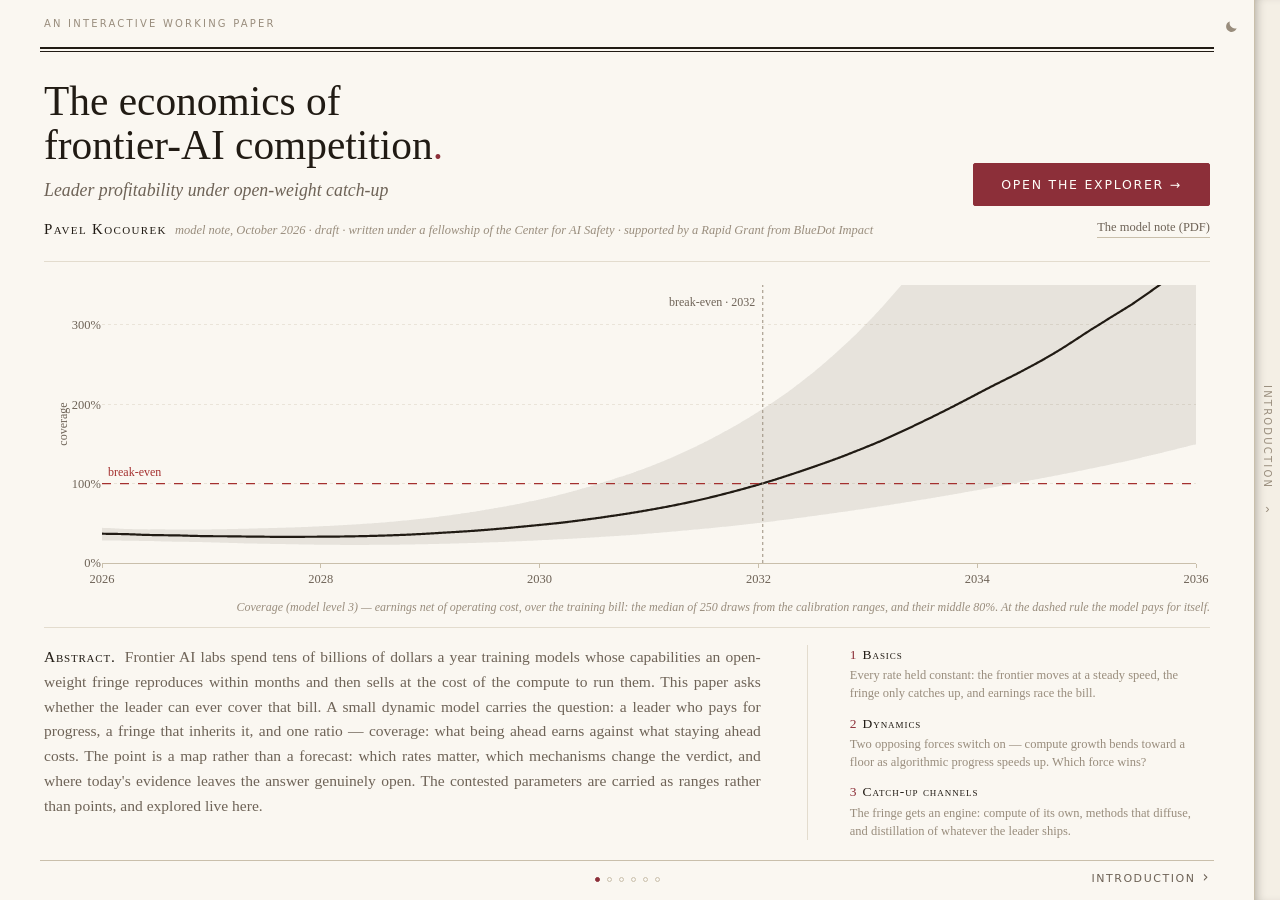
<file: index.html>
<!doctype html>
<html lang="en">
  <head>
    <meta charset="UTF-8" />
    <meta name="viewport" content="width=device-width, initial-scale=1.0" />
    <title>The economics of frontier-AI competition</title>
    <script type="module" crossorigin src="./assets/index-CwJAY1uo.js"></script>
    <link rel="stylesheet" crossorigin href="./assets/index-WPTXQ9RL.css">
  </head>
  <body>
    <div id="root"></div>
  </body>
</html>
</file>
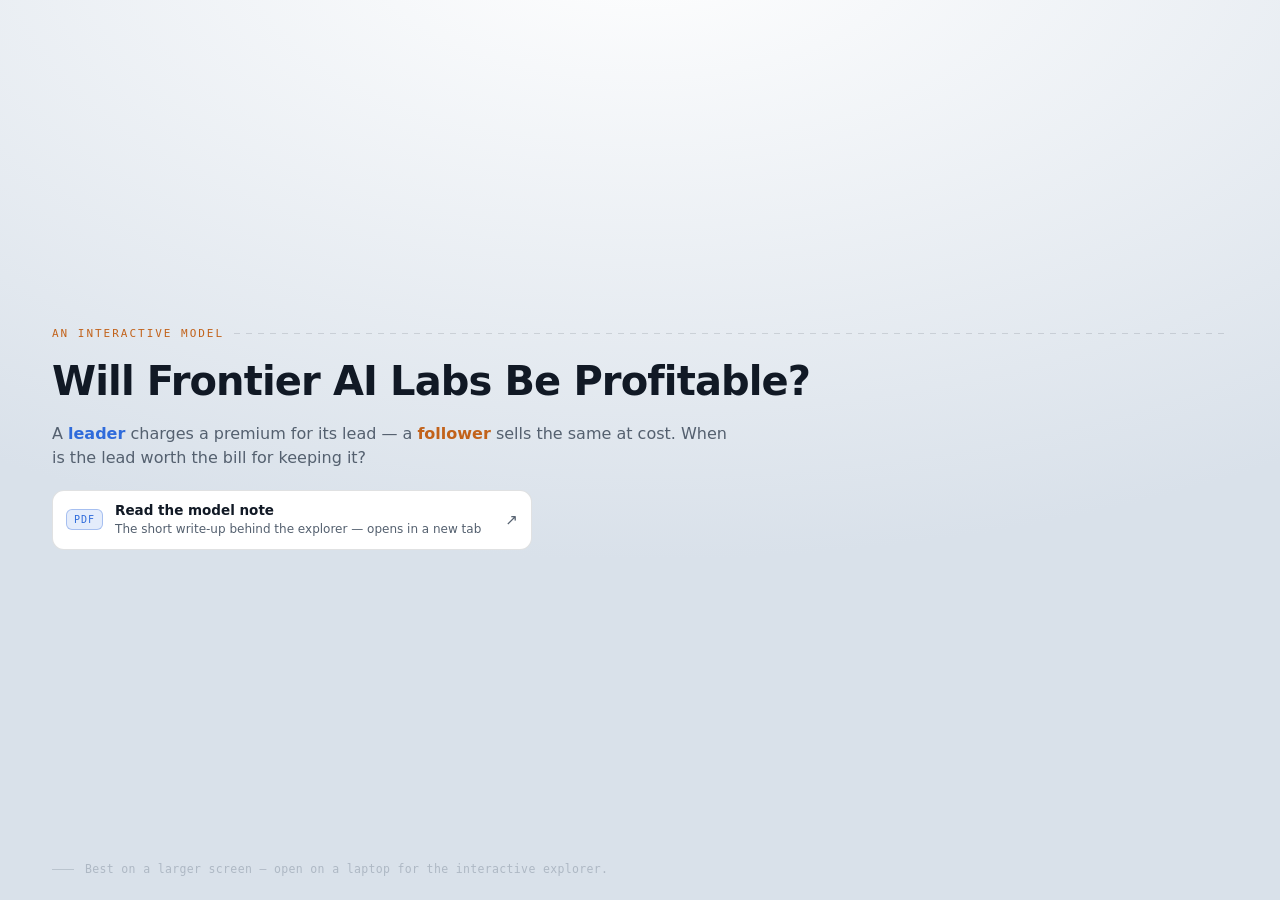
<file: mobile.html>
<!doctype html>
<html lang="en">
<head>
<meta charset="utf-8">
<meta name="viewport" content="width=device-width, initial-scale=1, viewport-fit=cover">
<meta name="description" content="Will frontier AI labs be profitable? An interactive economic model of frontier-AI-lab competition — a guided introduction; the interactive explorer is on a laptop.">
<title>Will Frontier AI Labs Be Profitable?</title>
<!-- Shared tour styling (tokens + slides + navigator) — the SAME deck the laptop uses, so the
     phone shows identical content, single-sourced from tour.js. See deploy/tour.css / tour.js. -->
<link rel="stylesheet" href="./tour.css?v=3">
<style>
  /* ============================================================================
     Phone guide (D-073) — ORIENTATION-RESPONSIVE, and GUIDE-ONLY (no widget, no
     Pyodide, no #root, ever). This page is only ever reached by a coarse+small
     screen (index.html redirect), so:
       • PORTRAIT  → the full shared tour deck, full-screen, swipeable — TERMINAL:
                     no "go to the widget", no ×/close, no backdrop dismiss.
       • LANDSCAPE → a simple one-page title (a landscape phone is too short for
                     the deck).
     All rules here are page-local; the laptop overlay (intro.*) is untouched.
     ========================================================================== */
  *, *::before, *::after { box-sizing: border-box; }
  html, body { margin: 0; height: 100%; }
  body {
    font-family: var(--sans); color: var(--ink); background: var(--bg);
    -webkit-font-smoothing: antialiased; text-rendering: optimizeLegibility; overflow: hidden;
  }
  :focus-visible { outline: 2px solid var(--accent); outline-offset: 3px; border-radius: 4px; }

  /* ---- orientation switch: portrait shows the deck, landscape shows the title ----
     Display is toggled ONLY by these bare-selector media queries. The deck's flex
     layout below sets flex-DIRECTION (not display) so it can't out-specify this
     toggle (an earlier bug: #deck.flp-deck{display:flex} beat @media #deck{display:none}). */
  #deck  { display: none; }
  .guide { display: none; }
  @media (orientation: portrait)  { #deck  { display: flex; } }
  @media (orientation: landscape) { .guide { display: flex; } }

  /* ------------------------------------------------------------ PORTRAIT: deck -- */
  /* THE FIT FIX: lay the deck out as a flex column so the slide track scrolls within
     its OWN bounds and the navigator sits in normal flow BELOW it — a dense slide's
     body can never overlap the dots/arrows (the old bug was the nav absolutely
     overlaid on top of full-height slides). Scoped to #deck, so tour.css and the
     laptop overlay are unchanged. */
  #deck { height: 100vh; height: 100dvh; background: var(--stage); flex-direction: column; }
  #deck .track { flex: 1 1 auto; min-height: 0; height: auto; }   /* the scroll region */
  #deck .nav   { position: relative; flex: 0 0 auto; background: transparent; }

  /* phone-tuned slide padding; the bottom no longer has to clear an overlapping nav */
  #deck .slide      { padding: clamp(26px, 6vh, 52px) clamp(20px, 6vw, 30px) clamp(16px, 3vh, 26px); }
  #deck .slide-top  { margin-bottom: clamp(16px, 3vh, 26px); }
  #deck .slide-body { gap: clamp(13px, 2.4vh, 20px); }

  /* short portrait (small phones) — tighten type/spacing so even the densest slide
     fits without needing much (or any) scroll, and never crowds the navigator */
  @media (orientation: portrait) and (max-height: 720px) {
    #deck .slide      { padding-top: clamp(20px, 4vh, 34px); padding-bottom: 14px; }
    #deck .slide-top  { margin-bottom: 16px; }
    #deck .slide-body { gap: 12px; }
    #deck .title      { font-size: clamp(23px, 6vw, 29px); }
    #deck .slide[data-kind="cover"] .title { font-size: clamp(29px, 8.4vw, 38px); }
    #deck .gloss      { font-size: 14.5px; line-height: 1.5; }
    #deck .eq         { padding: 16px 16px; min-height: 0; font-size: clamp(17px, 4.8vw, 21px); }
    #deck .list       { gap: 12px; }
    #deck .list span:last-child { font-size: 14px; }
    #deck .params li  { padding: 10px 0; }
    #deck .params .note { font-size: 12.5px; }
  }

  /* ---------------------------------------------------------- LANDSCAPE: title -- */
  /* the clean D-072 title composition, shown only when the phone is landscape */
  .guide {
    min-height: 100vh; min-height: 100dvh;
    flex-direction: column; background: var(--stage);
  }
  .guide .hero {
    flex: 1 1 auto; min-height: 0;
    display: flex; flex-direction: column; justify-content: center;
    gap: clamp(10px, 3vh, 20px);
    padding: clamp(18px, 5vh, 34px) clamp(24px, 6vw, 52px) 0;
  }
  .guide .eyebrow {
    font-family: var(--mono); font-size: 11px; letter-spacing: .18em; text-transform: uppercase;
    color: var(--follower); display: flex; align-items: center; gap: 10px;
  }
  .guide .eyebrow::after {
    content: ""; flex: 1 1 auto; height: 1px;
    background: repeating-linear-gradient(90deg, var(--line) 0 6px, transparent 6px 12px);
  }
  .guide .q-title {
    margin: 0; font-weight: 700; letter-spacing: -.022em; line-height: 1.05; text-wrap: balance;
    color: var(--ink); font-size: min(40px, 5.4vw, 8.4vh);
  }
  .guide .q-sub {
    margin: 0; color: var(--muted); line-height: 1.5; max-width: 68ch; text-wrap: pretty;
    font-size: clamp(13.5px, 2.4vw, 16px);
  }
  .guide .q-sub .lead { color: var(--accent);   font-weight: 600; }
  .guide .q-sub .foll { color: var(--follower); font-weight: 600; }
  .guide .foot {
    flex: 0 0 auto; display: flex; align-items: center; gap: 11px;
    padding: clamp(10px, 3vh, 18px) clamp(24px, 6vw, 52px) calc(clamp(14px, 4vh, 22px) + env(safe-area-inset-bottom, 0px));
    color: var(--faint); font-family: var(--mono); font-size: 11.5px; letter-spacing: .03em; line-height: 1.5;
  }
  .guide .foot::before { content: ""; width: 22px; height: 1px; background: currentColor; flex: 0 0 auto; opacity: .7; }
  /* the shared note link, kept to a readable column on a wide landscape phone */
  #guide-note .note-link { max-width: 30rem; }
</style>
</head>
<body>

  <!-- PORTRAIT: the full slideable intro deck (built into this host by FLPTour.mountDeck) -->
  <div id="deck"></div>

  <!-- LANDSCAPE: a simple one-page title (the deck is too tall for a short landscape phone) -->
  <main class="guide">
    <div class="hero">
      <div class="eyebrow">An interactive model</div>
      <h1 class="q-title">Will Frontier AI Labs Be Profitable?</h1>
      <p class="q-sub">A <span class="lead">leader</span> charges a premium for its lead &mdash; a <span class="foll">follower</span> sells the same at cost. When is the lead worth the bill for keeping it?</p>
      <!-- the model note (D-097): the landscape title has no deck, so the shared link is
           mounted here by the script below — same href/wording as everywhere else -->
      <div id="guide-note"></div>
    </div>
    <p class="foot">Best on a larger screen &mdash; open on a laptop for the interactive explorer.</p>
  </main>

  <script src="./tour.js?v=4"></script>
  <script>
  (function () {
    "use strict";
    // mount the SAME shared deck the laptop uses (env: phone → phone wording + the
    // phone-only "needs a bigger screen" slide). No widget, no close — terminal.
    var deck = window.FLPTour.mountDeck(document.getElementById("deck"), { env: "phone" });

    // landscape title view: mount the same model-note link the deck slides carry
    var gn = document.getElementById("guide-note");
    if (gn && window.FLPTour.noteHTML) gn.innerHTML = window.FLPTour.noteHTML();

    // arrow keys advance the deck, but only while it's the visible (portrait) view
    window.addEventListener("keydown", function (e) {
      if (!window.matchMedia("(orientation: portrait)").matches) return;
      var track = document.querySelector("#deck .track");
      if (e.target === track) return;                 // the deck handles its own focused keys
      if (e.key === "ArrowRight") deck.go(deck.current() + 1);
      if (e.key === "ArrowLeft")  deck.go(deck.current() - 1);
    });

    // rotating live: when we return to portrait, re-snap the track to the current slide
    // (a track measured while hidden in landscape has zero width) — clean swap, no
    // half-scrolled intermediate. Snap on the next frame (after the layout pass that
    // gives the track its real width) and once more shortly after, in case layout lags.
    function resnap() {
      if (!window.matchMedia("(orientation: portrait)").matches) return;
      requestAnimationFrame(function () { deck.go(deck.current()); });
    }
    function onOrient() { resnap(); setTimeout(resnap, 220); }
    window.addEventListener("orientationchange", onOrient);
    window.addEventListener("resize", onOrient);
  })();
  </script>
</body>
</html>
</file>
<file: assets/index-WPTXQ9RL.css>
@font-face{font-display:block;font-family:KaTeX_AMS;font-style:normal;font-weight:400;src:url(./KaTeX_AMS-Regular-BQhdFMY1.woff2)format("woff2"),url(./KaTeX_AMS-Regular-DMm9YOAa.woff)format("woff"),url(./KaTeX_AMS-Regular-DRggAlZN.ttf)format("truetype")}@font-face{font-display:block;font-family:KaTeX_Caligraphic;font-style:normal;font-weight:700;src:url(./KaTeX_Caligraphic-Bold-Dq_IR9rO.woff2)format("woff2"),url(./KaTeX_Caligraphic-Bold-BEiXGLvX.woff)format("woff"),url(./KaTeX_Caligraphic-Bold-ATXxdsX0.ttf)format("truetype")}@font-face{font-display:block;font-family:KaTeX_Caligraphic;font-style:normal;font-weight:400;src:url(./KaTeX_Caligraphic-Regular-Di6jR-x-.woff2)format("woff2"),url(./KaTeX_Caligraphic-Regular-CTRA-rTL.woff)format("woff"),url(./KaTeX_Caligraphic-Regular-wX97UBjC.ttf)format("truetype")}@font-face{font-display:block;font-family:KaTeX_Fraktur;font-style:normal;font-weight:700;src:url(./KaTeX_Fraktur-Bold-CL6g_b3V.woff2)format("woff2"),url(./KaTeX_Fraktur-Bold-BsDP51OF.woff)format("woff"),url(./KaTeX_Fraktur-Bold-BdnERNNW.ttf)format("truetype")}@font-face{font-display:block;font-family:KaTeX_Fraktur;font-style:normal;font-weight:400;src:url(./KaTeX_Fraktur-Regular-CTYiF6lA.woff2)format("woff2"),url(./KaTeX_Fraktur-Regular-Dxdc4cR9.woff)format("woff"),url(./KaTeX_Fraktur-Regular-CB_wures.ttf)format("truetype")}@font-face{font-display:block;font-family:KaTeX_Main;font-style:normal;font-weight:700;src:url(./KaTeX_Main-Bold-Cx986IdX.woff2)format("woff2"),url(./KaTeX_Main-Bold-Jm3AIy58.woff)format("woff"),url(./KaTeX_Main-Bold-waoOVXN0.ttf)format("truetype")}@font-face{font-display:block;font-family:KaTeX_Main;font-style:italic;font-weight:700;src:url(./KaTeX_Main-BoldItalic-DxDJ3AOS.woff2)format("woff2"),url(./KaTeX_Main-BoldItalic-SpSLRI95.woff)format("woff"),url(./KaTeX_Main-BoldItalic-DzxPMmG6.ttf)format("truetype")}@font-face{font-display:block;font-family:KaTeX_Main;font-style:italic;font-weight:400;src:url(./KaTeX_Main-Italic-NWA7e6Wa.woff2)format("woff2"),url(./KaTeX_Main-Italic-BMLOBm91.woff)format("woff"),url(./KaTeX_Main-Italic-3WenGoN9.ttf)format("truetype")}@font-face{font-display:block;font-family:KaTeX_Main;font-style:normal;font-weight:400;src:url(./KaTeX_Main-Regular-B22Nviop.woff2)format("woff2"),url(./KaTeX_Main-Regular-Dr94JaBh.woff)format("woff"),url(./KaTeX_Main-Regular-ypZvNtVU.ttf)format("truetype")}@font-face{font-display:block;font-family:KaTeX_Math;font-style:italic;font-weight:700;src:url(./KaTeX_Math-BoldItalic-CZnvNsCZ.woff2)format("woff2"),url(./KaTeX_Math-BoldItalic-iY-2wyZ7.woff)format("woff"),url(./KaTeX_Math-BoldItalic-B3XSjfu4.ttf)format("truetype")}@font-face{font-display:block;font-family:KaTeX_Math;font-style:italic;font-weight:400;src:url(./KaTeX_Math-Italic-t53AETM-.woff2)format("woff2"),url(./KaTeX_Math-Italic-DA0__PXp.woff)format("woff"),url(./KaTeX_Math-Italic-flOr_0UB.ttf)format("truetype")}@font-face{font-display:block;font-family:KaTeX_SansSerif;font-style:normal;font-weight:700;src:url(./KaTeX_SansSerif-Bold-D1sUS0GD.woff2)format("woff2"),url(./KaTeX_SansSerif-Bold-DbIhKOiC.woff)format("woff"),url(./KaTeX_SansSerif-Bold-CFMepnvq.ttf)format("truetype")}@font-face{font-display:block;font-family:KaTeX_SansSerif;font-style:italic;font-weight:400;src:url(./KaTeX_SansSerif-Italic-C3H0VqGB.woff2)format("woff2"),url(./KaTeX_SansSerif-Italic-DN2j7dab.woff)format("woff"),url(./KaTeX_SansSerif-Italic-YYjJ1zSn.ttf)format("truetype")}@font-face{font-display:block;font-family:KaTeX_SansSerif;font-style:normal;font-weight:400;src:url(./KaTeX_SansSerif-Regular-DDBCnlJ7.woff2)format("woff2"),url(./KaTeX_SansSerif-Regular-CS6fqUqJ.woff)format("woff"),url(./KaTeX_SansSerif-Regular-BNo7hRIc.ttf)format("truetype")}@font-face{font-display:block;font-family:KaTeX_Script;font-style:normal;font-weight:400;src:url(./KaTeX_Script-Regular-D3wIWfF6.woff2)format("woff2"),url(./KaTeX_Script-Regular-D5yQViql.woff)format("woff"),url(./KaTeX_Script-Regular-C5JkGWo-.ttf)format("truetype")}@font-face{font-display:block;font-family:KaTeX_Size1;font-style:normal;font-weight:400;src:url(./KaTeX_Size1-Regular-mCD8mA8B.woff2)format("woff2"),url(./KaTeX_Size1-Regular-C195tn64.woff)format("woff"),url(./KaTeX_Size1-Regular-Dbsnue_I.ttf)format("truetype")}@font-face{font-display:block;font-family:KaTeX_Size2;font-style:normal;font-weight:400;src:url(./KaTeX_Size2-Regular-Dy4dx90m.woff2)format("woff2"),url(./KaTeX_Size2-Regular-oD1tc_U0.woff)format("woff"),url(./KaTeX_Size2-Regular-B7gKUWhC.ttf)format("truetype")}@font-face{font-display:block;font-family:KaTeX_Size3;font-style:normal;font-weight:400;src:url([data-uri])format("woff2"),url(./KaTeX_Size3-Regular-CTq5MqoE.woff)format("woff"),url(./KaTeX_Size3-Regular-DgpXs0kz.ttf)format("truetype")}@font-face{font-display:block;font-family:KaTeX_Size4;font-style:normal;font-weight:400;src:url(./KaTeX_Size4-Regular-Dl5lxZxV.woff2)format("woff2"),url(./KaTeX_Size4-Regular-BF-4gkZK.woff)format("woff"),url(./KaTeX_Size4-Regular-DWFBv043.ttf)format("truetype")}@font-face{font-display:block;font-family:KaTeX_Typewriter;font-style:normal;font-weight:400;src:url(./KaTeX_Typewriter-Regular-CO6r4hn1.woff2)format("woff2"),url(./KaTeX_Typewriter-Regular-C0xS9mPB.woff)format("woff"),url(./KaTeX_Typewriter-Regular-D3Ib7_Hf.ttf)format("truetype")}.katex{text-indent:0;text-rendering:auto;font:1.21em/1.2 KaTeX_Main,Times New Roman,serif;position:relative}.katex *{border-color:currentColor;-ms-high-contrast-adjust:none!important}.katex .katex-version:after{content:"0.18.1"}.katex .katex-mathml{clip-path:inset(50%);border:0;width:1px;height:1px;padding:0;position:absolute;overflow:hidden}.katex .katex-html>.katex-newline{display:block}.katex .katex-base{white-space:nowrap;width:min-content;position:relative}.katex .katex-base,.katex .katex-strut{display:inline-block}.katex .textbf{font-weight:700}.katex .textit{font-style:italic}.katex .textrm{font-family:KaTeX_Main}.katex .textsf{font-family:KaTeX_SansSerif}.katex .texttt{font-family:KaTeX_Typewriter}.katex .mathnormal{font-family:KaTeX_Math;font-style:italic}.katex .mathit{font-family:KaTeX_Main;font-style:italic}.katex .mathrm{font-style:normal}.katex .mathbf{font-family:KaTeX_Main;font-weight:700}.katex .boldsymbol{font-family:KaTeX_Math;font-style:italic;font-weight:700}.katex .amsrm,.katex .mathbb,.katex .textbb{font-family:KaTeX_AMS}.katex .mathcal{font-family:KaTeX_Caligraphic}.katex .mathfrak,.katex .textfrak{font-family:KaTeX_Fraktur}.katex .mathboldfrak,.katex .textboldfrak{font-family:KaTeX_Fraktur;font-weight:700}.katex .mathtt{font-family:KaTeX_Typewriter}.katex .mathscr,.katex .textscr{font-family:KaTeX_Script}.katex .mathsf,.katex .textsf{font-family:KaTeX_SansSerif}.katex .mathboldsf,.katex .textboldsf{font-family:KaTeX_SansSerif;font-weight:700}.katex .mathitsf,.katex .mathsfit,.katex .textitsf{font-family:KaTeX_SansSerif;font-style:italic}.katex .mainrm{font-family:KaTeX_Main;font-style:normal}.katex .vlist-t{border-collapse:collapse;table-layout:fixed;display:inline-table}.katex .vlist-r{display:table-row}.katex .vlist{vertical-align:bottom;display:table-cell;position:relative}.katex .vlist>span{height:0;display:block;position:relative}.katex .vlist>span>span{display:inline-block}.katex .vlist>span>.pstrut{width:0;overflow:hidden}.katex .vlist-t2{margin-right:-2px}.katex .vlist-s{vertical-align:bottom;width:2px;min-width:2px;font-size:1px;display:table-cell}.katex .katex-vbox{flex-direction:column;align-items:baseline;display:inline-flex}.katex .katex-thinbox{flex-direction:row;width:0;max-width:0;display:inline-flex}.katex .msupsub{text-align:left}.katex .mfrac>span>span{text-align:center}.katex .mfrac .frac-line{border-bottom-style:solid;width:100%;display:inline-block}.katex .katex-hdashline,.katex .katex-hline,.katex .katex-overline .overline-line,.katex .katex-rule,.katex .katex-underline .underline-line,.katex .mfrac .frac-line{min-height:1px}.katex .mspace{display:inline-block}.katex .katex-smash{line-height:0;display:inline}.katex .clap,.katex .llap,.katex .rlap{width:0;position:relative}.katex .clap>.katex-inner,.katex .llap>.katex-inner,.katex .rlap>.katex-inner{position:absolute}.katex .clap>.katex-fix,.katex .llap>.katex-fix,.katex .rlap>.katex-fix{display:inline-block}.katex .llap>.katex-inner{right:0}.katex .clap>.katex-inner,.katex .rlap>.katex-inner{left:0}.katex .clap>.katex-inner>span{margin-left:-50%;margin-right:50%}.katex .katex-rule{border:0 solid;display:inline-block;position:relative}.katex .katex-hline,.katex .katex-overline .overline-line,.katex .katex-underline .underline-line{border-bottom-style:solid;width:100%;display:inline-block}.katex .katex-hdashline{border-bottom-style:dashed;width:100%;display:inline-block}.katex .sqrt>.katex-root{margin-left:.277778em;margin-right:-.555556em}.katex .fontsize-ensurer.reset-size1.size1,.katex .katex-sizing.reset-size1.size1{font-size:1em}.katex .fontsize-ensurer.reset-size1.size2,.katex .katex-sizing.reset-size1.size2{font-size:1.2em}.katex .fontsize-ensurer.reset-size1.size3,.katex .katex-sizing.reset-size1.size3{font-size:1.4em}.katex .fontsize-ensurer.reset-size1.size4,.katex .katex-sizing.reset-size1.size4{font-size:1.6em}.katex .fontsize-ensurer.reset-size1.size5,.katex .katex-sizing.reset-size1.size5{font-size:1.8em}.katex .fontsize-ensurer.reset-size1.size6,.katex .katex-sizing.reset-size1.size6{font-size:2em}.katex .fontsize-ensurer.reset-size1.size7,.katex .katex-sizing.reset-size1.size7{font-size:2.4em}.katex .fontsize-ensurer.reset-size1.size8,.katex .katex-sizing.reset-size1.size8{font-size:2.88em}.katex .fontsize-ensurer.reset-size1.size9,.katex .katex-sizing.reset-size1.size9{font-size:3.456em}.katex .fontsize-ensurer.reset-size1.size10,.katex .katex-sizing.reset-size1.size10{font-size:4.148em}.katex .fontsize-ensurer.reset-size1.size11,.katex .katex-sizing.reset-size1.size11{font-size:4.976em}.katex .fontsize-ensurer.reset-size2.size1,.katex .katex-sizing.reset-size2.size1{font-size:.833333em}.katex .fontsize-ensurer.reset-size2.size2,.katex .katex-sizing.reset-size2.size2{font-size:1em}.katex .fontsize-ensurer.reset-size2.size3,.katex .katex-sizing.reset-size2.size3{font-size:1.16667em}.katex .fontsize-ensurer.reset-size2.size4,.katex .katex-sizing.reset-size2.size4{font-size:1.33333em}.katex .fontsize-ensurer.reset-size2.size5,.katex .katex-sizing.reset-size2.size5{font-size:1.5em}.katex .fontsize-ensurer.reset-size2.size6,.katex .katex-sizing.reset-size2.size6{font-size:1.66667em}.katex .fontsize-ensurer.reset-size2.size7,.katex .katex-sizing.reset-size2.size7{font-size:2em}.katex .fontsize-ensurer.reset-size2.size8,.katex .katex-sizing.reset-size2.size8{font-size:2.4em}.katex .fontsize-ensurer.reset-size2.size9,.katex .katex-sizing.reset-size2.size9{font-size:2.88em}.katex .fontsize-ensurer.reset-size2.size10,.katex .katex-sizing.reset-size2.size10{font-size:3.45667em}.katex .fontsize-ensurer.reset-size2.size11,.katex .katex-sizing.reset-size2.size11{font-size:4.14667em}.katex .fontsize-ensurer.reset-size3.size1,.katex .katex-sizing.reset-size3.size1{font-size:.714286em}.katex .fontsize-ensurer.reset-size3.size2,.katex .katex-sizing.reset-size3.size2{font-size:.857143em}.katex .fontsize-ensurer.reset-size3.size3,.katex .katex-sizing.reset-size3.size3{font-size:1em}.katex .fontsize-ensurer.reset-size3.size4,.katex .katex-sizing.reset-size3.size4{font-size:1.14286em}.katex .fontsize-ensurer.reset-size3.size5,.katex .katex-sizing.reset-size3.size5{font-size:1.28571em}.katex .fontsize-ensurer.reset-size3.size6,.katex .katex-sizing.reset-size3.size6{font-size:1.42857em}.katex .fontsize-ensurer.reset-size3.size7,.katex .katex-sizing.reset-size3.size7{font-size:1.71429em}.katex .fontsize-ensurer.reset-size3.size8,.katex .katex-sizing.reset-size3.size8{font-size:2.05714em}.katex .fontsize-ensurer.reset-size3.size9,.katex .katex-sizing.reset-size3.size9{font-size:2.46857em}.katex .fontsize-ensurer.reset-size3.size10,.katex .katex-sizing.reset-size3.size10{font-size:2.96286em}.katex .fontsize-ensurer.reset-size3.size11,.katex .katex-sizing.reset-size3.size11{font-size:3.55429em}.katex .fontsize-ensurer.reset-size4.size1,.katex .katex-sizing.reset-size4.size1{font-size:.625em}.katex .fontsize-ensurer.reset-size4.size2,.katex .katex-sizing.reset-size4.size2{font-size:.75em}.katex .fontsize-ensurer.reset-size4.size3,.katex .katex-sizing.reset-size4.size3{font-size:.875em}.katex .fontsize-ensurer.reset-size4.size4,.katex .katex-sizing.reset-size4.size4{font-size:1em}.katex .fontsize-ensurer.reset-size4.size5,.katex .katex-sizing.reset-size4.size5{font-size:1.125em}.katex .fontsize-ensurer.reset-size4.size6,.katex .katex-sizing.reset-size4.size6{font-size:1.25em}.katex .fontsize-ensurer.reset-size4.size7,.katex .katex-sizing.reset-size4.size7{font-size:1.5em}.katex .fontsize-ensurer.reset-size4.size8,.katex .katex-sizing.reset-size4.size8{font-size:1.8em}.katex .fontsize-ensurer.reset-size4.size9,.katex .katex-sizing.reset-size4.size9{font-size:2.16em}.katex .fontsize-ensurer.reset-size4.size10,.katex .katex-sizing.reset-size4.size10{font-size:2.5925em}.katex .fontsize-ensurer.reset-size4.size11,.katex .katex-sizing.reset-size4.size11{font-size:3.11em}.katex .fontsize-ensurer.reset-size5.size1,.katex .katex-sizing.reset-size5.size1{font-size:.555556em}.katex .fontsize-ensurer.reset-size5.size2,.katex .katex-sizing.reset-size5.size2{font-size:.666667em}.katex .fontsize-ensurer.reset-size5.size3,.katex .katex-sizing.reset-size5.size3{font-size:.777778em}.katex .fontsize-ensurer.reset-size5.size4,.katex .katex-sizing.reset-size5.size4{font-size:.888889em}.katex .fontsize-ensurer.reset-size5.size5,.katex .katex-sizing.reset-size5.size5{font-size:1em}.katex .fontsize-ensurer.reset-size5.size6,.katex .katex-sizing.reset-size5.size6{font-size:1.11111em}.katex .fontsize-ensurer.reset-size5.size7,.katex .katex-sizing.reset-size5.size7{font-size:1.33333em}.katex .fontsize-ensurer.reset-size5.size8,.katex .katex-sizing.reset-size5.size8{font-size:1.6em}.katex .fontsize-ensurer.reset-size5.size9,.katex .katex-sizing.reset-size5.size9{font-size:1.92em}.katex .fontsize-ensurer.reset-size5.size10,.katex .katex-sizing.reset-size5.size10{font-size:2.30444em}.katex .fontsize-ensurer.reset-size5.size11,.katex .katex-sizing.reset-size5.size11{font-size:2.76444em}.katex .fontsize-ensurer.reset-size6.size1,.katex .katex-sizing.reset-size6.size1{font-size:.5em}.katex .fontsize-ensurer.reset-size6.size2,.katex .katex-sizing.reset-size6.size2{font-size:.6em}.katex .fontsize-ensurer.reset-size6.size3,.katex .katex-sizing.reset-size6.size3{font-size:.7em}.katex .fontsize-ensurer.reset-size6.size4,.katex .katex-sizing.reset-size6.size4{font-size:.8em}.katex .fontsize-ensurer.reset-size6.size5,.katex .katex-sizing.reset-size6.size5{font-size:.9em}.katex .fontsize-ensurer.reset-size6.size6,.katex .katex-sizing.reset-size6.size6{font-size:1em}.katex .fontsize-ensurer.reset-size6.size7,.katex .katex-sizing.reset-size6.size7{font-size:1.2em}.katex .fontsize-ensurer.reset-size6.size8,.katex .katex-sizing.reset-size6.size8{font-size:1.44em}.katex .fontsize-ensurer.reset-size6.size9,.katex .katex-sizing.reset-size6.size9{font-size:1.728em}.katex .fontsize-ensurer.reset-size6.size10,.katex .katex-sizing.reset-size6.size10{font-size:2.074em}.katex .fontsize-ensurer.reset-size6.size11,.katex .katex-sizing.reset-size6.size11{font-size:2.488em}.katex .fontsize-ensurer.reset-size7.size1,.katex .katex-sizing.reset-size7.size1{font-size:.416667em}.katex .fontsize-ensurer.reset-size7.size2,.katex .katex-sizing.reset-size7.size2{font-size:.5em}.katex .fontsize-ensurer.reset-size7.size3,.katex .katex-sizing.reset-size7.size3{font-size:.583333em}.katex .fontsize-ensurer.reset-size7.size4,.katex .katex-sizing.reset-size7.size4{font-size:.666667em}.katex .fontsize-ensurer.reset-size7.size5,.katex .katex-sizing.reset-size7.size5{font-size:.75em}.katex .fontsize-ensurer.reset-size7.size6,.katex .katex-sizing.reset-size7.size6{font-size:.833333em}.katex .fontsize-ensurer.reset-size7.size7,.katex .katex-sizing.reset-size7.size7{font-size:1em}.katex .fontsize-ensurer.reset-size7.size8,.katex .katex-sizing.reset-size7.size8{font-size:1.2em}.katex .fontsize-ensurer.reset-size7.size9,.katex .katex-sizing.reset-size7.size9{font-size:1.44em}.katex .fontsize-ensurer.reset-size7.size10,.katex .katex-sizing.reset-size7.size10{font-size:1.72833em}.katex .fontsize-ensurer.reset-size7.size11,.katex .katex-sizing.reset-size7.size11{font-size:2.07333em}.katex .fontsize-ensurer.reset-size8.size1,.katex .katex-sizing.reset-size8.size1{font-size:.347222em}.katex .fontsize-ensurer.reset-size8.size2,.katex .katex-sizing.reset-size8.size2{font-size:.416667em}.katex .fontsize-ensurer.reset-size8.size3,.katex .katex-sizing.reset-size8.size3{font-size:.486111em}.katex .fontsize-ensurer.reset-size8.size4,.katex .katex-sizing.reset-size8.size4{font-size:.555556em}.katex .fontsize-ensurer.reset-size8.size5,.katex .katex-sizing.reset-size8.size5{font-size:.625em}.katex .fontsize-ensurer.reset-size8.size6,.katex .katex-sizing.reset-size8.size6{font-size:.694444em}.katex .fontsize-ensurer.reset-size8.size7,.katex .katex-sizing.reset-size8.size7{font-size:.833333em}.katex .fontsize-ensurer.reset-size8.size8,.katex .katex-sizing.reset-size8.size8{font-size:1em}.katex .fontsize-ensurer.reset-size8.size9,.katex .katex-sizing.reset-size8.size9{font-size:1.2em}.katex .fontsize-ensurer.reset-size8.size10,.katex .katex-sizing.reset-size8.size10{font-size:1.44028em}.katex .fontsize-ensurer.reset-size8.size11,.katex .katex-sizing.reset-size8.size11{font-size:1.72778em}.katex .fontsize-ensurer.reset-size9.size1,.katex .katex-sizing.reset-size9.size1{font-size:.289352em}.katex .fontsize-ensurer.reset-size9.size2,.katex .katex-sizing.reset-size9.size2{font-size:.347222em}.katex .fontsize-ensurer.reset-size9.size3,.katex .katex-sizing.reset-size9.size3{font-size:.405093em}.katex .fontsize-ensurer.reset-size9.size4,.katex .katex-sizing.reset-size9.size4{font-size:.462963em}.katex .fontsize-ensurer.reset-size9.size5,.katex .katex-sizing.reset-size9.size5{font-size:.520833em}.katex .fontsize-ensurer.reset-size9.size6,.katex .katex-sizing.reset-size9.size6{font-size:.578704em}.katex .fontsize-ensurer.reset-size9.size7,.katex .katex-sizing.reset-size9.size7{font-size:.694444em}.katex .fontsize-ensurer.reset-size9.size8,.katex .katex-sizing.reset-size9.size8{font-size:.833333em}.katex .fontsize-ensurer.reset-size9.size9,.katex .katex-sizing.reset-size9.size9{font-size:1em}.katex .fontsize-ensurer.reset-size9.size10,.katex .katex-sizing.reset-size9.size10{font-size:1.20023em}.katex .fontsize-ensurer.reset-size9.size11,.katex .katex-sizing.reset-size9.size11{font-size:1.43981em}.katex .fontsize-ensurer.reset-size10.size1,.katex .katex-sizing.reset-size10.size1{font-size:.24108em}.katex .fontsize-ensurer.reset-size10.size2,.katex .katex-sizing.reset-size10.size2{font-size:.289296em}.katex .fontsize-ensurer.reset-size10.size3,.katex .katex-sizing.reset-size10.size3{font-size:.337512em}.katex .fontsize-ensurer.reset-size10.size4,.katex .katex-sizing.reset-size10.size4{font-size:.385728em}.katex .fontsize-ensurer.reset-size10.size5,.katex .katex-sizing.reset-size10.size5{font-size:.433944em}.katex .fontsize-ensurer.reset-size10.size6,.katex .katex-sizing.reset-size10.size6{font-size:.48216em}.katex .fontsize-ensurer.reset-size10.size7,.katex .katex-sizing.reset-size10.size7{font-size:.578592em}.katex .fontsize-ensurer.reset-size10.size8,.katex .katex-sizing.reset-size10.size8{font-size:.694311em}.katex .fontsize-ensurer.reset-size10.size9,.katex .katex-sizing.reset-size10.size9{font-size:.833173em}.katex .fontsize-ensurer.reset-size10.size10,.katex .katex-sizing.reset-size10.size10{font-size:1em}.katex .fontsize-ensurer.reset-size10.size11,.katex .katex-sizing.reset-size10.size11{font-size:1.19961em}.katex .fontsize-ensurer.reset-size11.size1,.katex .katex-sizing.reset-size11.size1{font-size:.200965em}.katex .fontsize-ensurer.reset-size11.size2,.katex .katex-sizing.reset-size11.size2{font-size:.241158em}.katex .fontsize-ensurer.reset-size11.size3,.katex .katex-sizing.reset-size11.size3{font-size:.281351em}.katex .fontsize-ensurer.reset-size11.size4,.katex .katex-sizing.reset-size11.size4{font-size:.321543em}.katex .fontsize-ensurer.reset-size11.size5,.katex .katex-sizing.reset-size11.size5{font-size:.361736em}.katex .fontsize-ensurer.reset-size11.size6,.katex .katex-sizing.reset-size11.size6{font-size:.401929em}.katex .fontsize-ensurer.reset-size11.size7,.katex .katex-sizing.reset-size11.size7{font-size:.482315em}.katex .fontsize-ensurer.reset-size11.size8,.katex .katex-sizing.reset-size11.size8{font-size:.578778em}.katex .fontsize-ensurer.reset-size11.size9,.katex .katex-sizing.reset-size11.size9{font-size:.694534em}.katex .fontsize-ensurer.reset-size11.size10,.katex .katex-sizing.reset-size11.size10{font-size:.833601em}.katex .fontsize-ensurer.reset-size11.size11,.katex .katex-sizing.reset-size11.size11{font-size:1em}.katex .delimsizing.size1{font-family:KaTeX_Size1}.katex .delimsizing.size2{font-family:KaTeX_Size2}.katex .delimsizing.size3{font-family:KaTeX_Size3}.katex .delimsizing.size4{font-family:KaTeX_Size4}.katex .delimsizing.mult .delim-size1>span{font-family:KaTeX_Size1}.katex .delimsizing.mult .delim-size4>span{font-family:KaTeX_Size4}.katex .nulldelimiter{width:.12em;display:inline-block}.katex .delimcenter,.katex .op-symbol{position:relative}.katex .op-symbol.small-op{font-family:KaTeX_Size1}.katex .op-symbol.large-op{font-family:KaTeX_Size2}.katex .katex-accent>.vlist-t,.katex .op-limits>.vlist-t{text-align:center}.katex .katex-accent .accent-body{position:relative}.katex .katex-accent .accent-body:not(.accent-full){width:0}.katex .katex-overlay{display:block}.katex .mtable .vertical-separator{min-width:1px;display:inline-block}.katex .mtable .arraycolsep{display:inline-block}.katex .mtable .col-align-c>.vlist-t{text-align:center}.katex .mtable .col-align-l>.vlist-t{text-align:left}.katex .mtable .col-align-r>.vlist-t{text-align:right}.katex .svg-align{text-align:left}.katex svg{fill:currentColor;stroke:currentColor;height:inherit;width:100%;display:block;position:absolute}.katex svg path{stroke:none}.katex svg{fill-rule:nonzero;fill-opacity:1;stroke-width:1px;stroke-linecap:butt;stroke-linejoin:miter;stroke-miterlimit:4;stroke-dasharray:none;stroke-dashoffset:0;stroke-opacity:1}.katex img{border-style:none;min-width:0;max-width:none;min-height:0;max-height:none}.katex .katex-stretchy{width:100%;display:block;position:relative;overflow:hidden}.katex .katex-stretchy:after,.katex .katex-stretchy:before{content:""}.katex .hide-tail{width:100%;position:relative;overflow:hidden}.katex .halfarrow-left{width:50.2%;position:absolute;left:0;overflow:hidden}.katex .halfarrow-right{width:50.2%;position:absolute;right:0;overflow:hidden}.katex .brace-left{width:25.1%;position:absolute;left:0;overflow:hidden}.katex .brace-center{width:50%;position:absolute;left:25%;overflow:hidden}.katex .brace-right{width:25.1%;position:absolute;right:0;overflow:hidden}.katex .x-arrow-pad{padding:0 .5em}.katex .cd-arrow-pad{padding:0 .55556em 0 .27778em}.katex .mover,.katex .munder,.katex .x-arrow{text-align:center}.katex .boxpad{padding:0 .3em}.katex .fbox,.katex .fcolorbox{box-sizing:border-box;border:.04em solid}.katex .cancel-pad{padding:0 .2em}.katex .cancel-lap{margin-left:-.2em;margin-right:-.2em}.katex .katex-sout{border-bottom-style:solid;border-bottom-width:.08em}.katex .angl{box-sizing:border-box;border-top:.049em solid;border-right:.049em solid;margin-right:.03889em}.katex .anglpad{padding:0 .03889em}.katex .eqn-num:before{content:"(" counter(katexEqnNo) ")";counter-increment:katexEqnNo}.katex .mml-eqn-num:before{content:"(" counter(mmlEqnNo) ")";counter-increment:mmlEqnNo}.katex .mtr-glue{width:50%}.katex .cd-vert-arrow{display:inline-block;position:relative}.katex .cd-label-left{text-align:left;display:inline-block;position:absolute;right:calc(50% + .3em)}.katex .cd-label-right{text-align:right;display:inline-block;position:absolute;left:calc(50% + .3em)}.katex-display{text-align:center;margin:1em 0;display:block}.katex-display>.katex{text-align:center;white-space:nowrap;display:block}.katex-display>.katex>.katex-html{display:block;position:relative}.katex-display>.katex>.katex-html>.katex-tag{position:absolute;right:0}.katex-display.leqno>.katex>.katex-html>.katex-tag{left:0;right:auto}.katex-display.fleqn>.katex{text-align:left;padding-left:2em}body{counter-reset:katexEqnNo mmlEqnNo}:root{--paper-50:#fffdf8;--paper-100:#faf7f1;--paper-200:#f4efe5;--ink-900:#211b14;--ink-600:#6e6357;--ink-400:#998d7d;--rule-200:#e3dcce;--rule-400:#c9bfab;--oxblood-500:#8c2f39;--inkblue-500:#3e63a8;--ochre-600:#b4601c;--plum-500:#6b4a8f;--lightningcss-light:initial;--lightningcss-dark: ;color-scheme:light;--surface:var(--paper-100);--surface-raised:var(--paper-50);--surface-sunken:var(--paper-200);--text-primary:var(--ink-900);--text-secondary:var(--ink-600);--text-muted:var(--ink-400);--border-subtle:var(--rule-200);--border-strong:var(--rule-400);--accent:var(--oxblood-500);--accent-wash:#8c2f390e;--focus-ring:var(--inkblue-500);--series-ink:var(--ink-900);--series-leader:var(--series-ink);--series-earnings:var(--series-ink);--series-cost:var(--series-ink);--series-follower:var(--ochre-600);--series-leader-fill:#211b1414;--series-earnings-fill:#211b141a;--series-cost-fill:#211b140d;--series-follower-fill:#b4601c1c;--series-coverage:var(--series-ink);--series-coverage-fill:#211b1417;--series-gap:var(--series-ink);--series-gap-fill:#6e63571a;--series-psi:var(--series-ink);--series-drag:var(--ink-600);--series-drag-fill:#211b1417;--series-difficulty-fill:#211b1424;--series-boost:var(--ink-600);--series-boost-fill:#211b1433;--series-own-fill:#b4601c42;--series-dev-fill:#b4601c2b;--series-rel-fill:#b4601c1a;--chart-grid:#c9bfab57;--chart-axis:var(--rule-400);--chart-marker:var(--ink-400);--chart-tooltip-surface:var(--paper-50);--chart-tooltip-border:var(--rule-400);--chart-rule:var(--verdict-bad);--grade-a:#3f7d58;--grade-b:#9a7b28;--grade-c:#8e8577;--grade-weak:var(--ink-600);--warn:#b07d20;--basis-calendar:var(--inkblue-500);--basis-runrate:var(--plum-500);--basis-mixed:var(--warn);--verdict-bad:#a4302f;--verdict-good:#2f7d4f;--font-display:"Iowan Old Style", "Palatino Linotype", Palatino, "Book Antiqua", Georgia, serif;--font-body:Charter, "Bitstream Charter", "Iowan Old Style", Georgia, serif;--font-utility:"Avenir Next", "Helvetica Neue", system-ui, sans-serif;--text-micro:10px;--text-xs:11px;--text-sm:12.5px;--text-base:15px;--text-lg:27px;--gutter:26px;--row-gap:14px}:root[data-theme=dark]{--graphite-900:#171410;--graphite-800:#211d16;--graphite-700:#2b261e;--parchment-100:#eae1cd;--parchment-300:#b4a88f;--parchment-500:#8b8069;--rule-600:#453e30;--rule-500:#5d5340;--ember-400:#c05e66;--inkblue-300:#6f95d3;--ochre-400:#c47a37;--plum-300:#a58ac9;--lightningcss-light: ;--lightningcss-dark:initial;color-scheme:dark;--surface:var(--graphite-800);--surface-raised:var(--graphite-700);--surface-sunken:var(--graphite-900);--text-primary:var(--parchment-100);--text-secondary:var(--parchment-300);--text-muted:var(--parchment-500);--border-subtle:var(--rule-600);--border-strong:var(--rule-500);--accent:var(--ember-400);--accent-wash:#c05e661a;--focus-ring:var(--inkblue-300);--series-ink:var(--parchment-100);--series-leader:var(--series-ink);--series-earnings:var(--series-ink);--series-cost:var(--series-ink);--series-follower:var(--ochre-400);--series-leader-fill:#eae1cd1a;--series-earnings-fill:#eae1cd1f;--series-cost-fill:#eae1cd0f;--series-follower-fill:#c47a3726;--series-coverage:var(--series-ink);--series-coverage-fill:#eae1cd1c;--series-gap:var(--series-ink);--series-gap-fill:#b4a88f1f;--series-psi:var(--series-ink);--series-drag:var(--parchment-300);--series-drag-fill:#eae1cd1a;--series-difficulty-fill:#eae1cd29;--series-boost:var(--parchment-300);--series-boost-fill:#eae1cd38;--series-own-fill:#c47a3752;--series-dev-fill:#c47a3736;--series-rel-fill:#c47a371f;--chart-grid:#453e309e;--chart-axis:var(--rule-500);--chart-marker:var(--parchment-500);--chart-tooltip-surface:var(--graphite-700);--chart-tooltip-border:var(--rule-500);--chart-rule:var(--verdict-bad);--grade-a:#609c76;--grade-b:#b2913f;--grade-c:#978d7e;--grade-weak:#7d7263;--warn:#cf9b3d;--basis-calendar:var(--inkblue-300);--basis-runrate:var(--plum-300);--basis-mixed:var(--warn);--verdict-bad:#d4767b;--verdict-good:#55a877}*{box-sizing:border-box;margin:0;padding:0}html,body,#root{overscroll-behavior-x:none;height:100%;overflow:hidden}#root{overflow-anchor:none;overflow:clip}body{background:var(--surface);color:var(--text-primary);font-family:var(--font-body);font-size:var(--text-base);-webkit-font-smoothing:antialiased;line-height:1.45;overflow:hidden}.stage{width:600%;height:100%;display:flex;transform:translate(0)}.stage.is-sliding{transition:transform .62s cubic-bezier(.72,0,.18,1)}.stage[data-at=intro]{transform:translate(-16.6667%)}.stage[data-at=levels]{transform:translate(-33.3333%)}.stage[data-at=explorer]{transform:translate(-50%)}.stage[data-at=observations]{transform:translate(-66.6667%)}.stage[data-at=references]{transform:translate(-83.3333%)}@media (prefers-reduced-motion:reduce){.stage.is-sliding{transition:none}}.pane{flex:0 0 16.6667%;width:16.6667%;min-width:0;height:100%;position:relative}.pane-title{padding-right:26px}.pane-intro,.pane-levels,.pane-explorer,.pane-observations{padding:0 26px}.pane-references{padding-left:26px}.pane-title,.pane-intro,.pane-levels,.pane-observations,.pane-references{container-type:size}.edge-tab{z-index:40;background:var(--surface-sunken);width:26px;color:var(--text-muted);cursor:pointer;border:none;flex-direction:column;justify-content:center;align-items:center;gap:12px;padding:0;transition:background .16s,color .16s;display:flex;position:absolute;top:0;bottom:0}.edge-right{border-left:1px solid var(--border-strong);right:0;box-shadow:inset 7px 0 11px -7px #211b1466}.edge-left{border-right:1px solid var(--border-strong);left:0;box-shadow:inset -7px 0 11px -7px #211b1466}:root[data-theme=dark] .edge-right{box-shadow:inset 7px 0 12px -7px #000000b3}:root[data-theme=dark] .edge-left{box-shadow:inset -7px 0 12px -7px #000000b3}.edge-tab:hover{background:var(--surface-raised);color:var(--accent)}.edge-tab:focus-visible{outline:2px solid var(--focus-ring);outline-offset:-3px}.edge-label{writing-mode:vertical-rl;font-family:var(--font-utility);font-size:var(--text-micro);letter-spacing:.22em;text-transform:uppercase;white-space:nowrap}.edge-left .edge-label{transform:rotate(180deg)}.edge-mark{font-size:13px;line-height:1}@media (width<=1100px){.edge-tab{display:none}.pane{padding:0}}.page{flex-direction:column;max-width:clamp(1560px,84vw,1840px);height:100%;margin:0 auto;padding:0 40px;display:flex}.pane-explorer .page{max-width:none}.page>.masthead,.page>.double-rule,.page>.footline{flex:none}.masthead{justify-content:space-between;align-items:flex-end;padding:16px 4px 10px;display:flex}.masthead .eyebrow{font-family:var(--font-utility);font-size:var(--text-micro);letter-spacing:.22em;text-transform:uppercase;color:var(--text-muted);margin-bottom:6px}.masthead h1{font-family:var(--font-display);font-weight:500;font-size:var(--text-lg);letter-spacing:.005em;color:var(--text-primary)}.masthead h1 .amp{color:var(--accent)}.masthead-links{font-size:var(--text-sm);color:var(--text-muted);align-items:baseline;gap:9px;margin-top:7px;display:flex}.masthead-links a{color:var(--text-secondary);border-bottom:1px solid var(--border-strong);padding-bottom:1px;text-decoration:none}.masthead-links a:hover{color:var(--accent);border-bottom-color:var(--accent)}.masthead-links a:focus-visible{outline:2px solid var(--focus-ring);outline-offset:3px}.masthead-right{flex-direction:column;align-items:flex-end;gap:6px;display:flex}.theme-icon{z-index:60;width:26px;height:26px;color:var(--text-muted);cursor:pointer;background:0 0;border:none;justify-content:center;align-items:center;padding:0;display:flex;position:fixed;top:13px;right:36px}.theme-icon svg{fill:none;stroke:currentColor;stroke-width:1.4px;stroke-linecap:round;width:15px;height:15px}.theme-icon[data-theme-next=dark] svg path{fill:currentColor;stroke:none}.theme-icon:hover{color:var(--accent)}.theme-icon:focus-visible{outline:2px solid var(--focus-ring);outline-offset:2px}.level-switch{font-family:var(--font-utility);font-size:var(--text-xs);letter-spacing:.14em;text-transform:uppercase;color:var(--text-muted);align-items:baseline;gap:4px;padding-bottom:6px;display:flex}.level-switch .lvl-label{margin-right:10px}.level-switch button{font:inherit;letter-spacing:inherit;color:var(--text-muted);cursor:pointer;background:0 0;border:none;border-bottom:2px solid #0000;padding:4px 9px 5px}.level-switch button.active{color:var(--accent);border-bottom-color:var(--accent)}.level-switch .lvl-name{letter-spacing:.04em}@media (width<=1400px){.level-switch button:not(.active) .lvl-name{display:none}}.level-switch button:hover:not(.active){color:var(--text-secondary)}.level-switch button:focus-visible,.dial input:focus-visible,.reset:focus-visible{outline:2px solid var(--focus-ring);outline-offset:2px}.dial-track[data-pf] input:focus-visible{outline:none}.double-rule{border-top:2.5px solid var(--text-primary);border-bottom:1px solid var(--text-primary);height:5px}.intro-page{flex-direction:column;height:100%;display:flex}.intro-body{overscroll-behavior:contain;scrollbar-width:thin;scrollbar-color:var(--border-strong) transparent;flex-direction:column;flex:auto;min-height:0;display:flex;overflow-y:auto}.intro-body>.masthead,.intro-body>.double-rule{flex:none}.title-masthead{align-items:baseline;padding:clamp(11px,1.9cqh,24px) 4px 9px}.title-hero{flex:none;justify-content:space-between;align-items:flex-end;gap:48px;padding:clamp(18px,3cqh,34px) 4px clamp(14px,2.2cqh,24px);display:flex}.title-title{font-family:var(--font-display);letter-spacing:0;color:var(--text-primary);text-wrap:balance;max-width:15em;font-size:clamp(31px,3.3cqw,52px);font-weight:500;line-height:1.07}.title-title .amp{color:var(--accent)}.title-sub{font-family:var(--font-display);color:var(--text-secondary);margin-top:11px;font-size:clamp(16px,1.42cqw,21px);font-style:italic}.title-imprint{font-size:var(--text-sm);color:var(--text-muted);margin-top:15px;font-style:italic}.title-byline{font-family:var(--font-display);font-variant:small-caps;letter-spacing:.09em;color:var(--text-primary);margin-right:8px;font-size:15px;font-style:normal}.title-actions{flex-direction:column;flex:none;align-items:flex-end;gap:12px;padding-bottom:3px;display:flex}.open-explorer{font-family:var(--font-utility);letter-spacing:.14em;text-transform:uppercase;color:var(--surface-raised);background:var(--accent);border:1px solid var(--accent);cursor:pointer;white-space:nowrap;border-radius:2px;padding:13px 27px;font-size:12.5px}.open-explorer:hover{background:color-mix(in srgb, var(--accent) 86%, var(--text-primary))}.open-explorer:focus-visible{outline:2px solid var(--focus-ring);outline-offset:3px}.title-links{font-size:var(--text-sm);color:var(--text-muted);align-items:baseline;gap:9px;display:flex}.title-links a{color:var(--text-secondary);border-bottom:1px solid var(--border-strong);padding-bottom:1px;text-decoration:none}.title-links a:hover{color:var(--accent);border-bottom-color:var(--accent)}.title-links a:focus-visible{outline:2px solid var(--focus-ring);outline-offset:3px}.plate{border-top:1px solid var(--border-subtle);border-bottom:1px solid var(--border-subtle);flex-direction:column;flex:auto;min-height:clamp(195px,26cqh,230px);margin:0 4px;padding:13px 0 11px;display:flex}.plate-fig{flex:auto;min-height:0}.plate-fig .fig-still{width:100%;height:100%}.fig-cap{color:var(--text-muted);font-size:12px;font-style:italic;line-height:1.5}.plate .fig-cap{text-align:right;margin-top:7px}.nb{white-space:nowrap}.title-floor{flex:none;grid-template-columns:64fr 36fr;gap:0 46px;padding:clamp(11px,1.9cqh,18px) 4px clamp(13px,2.2cqh,21px);display:grid}.title-abstract p{color:var(--text-secondary);text-align:justify;-webkit-hyphens:auto;hyphens:auto;max-width:52em;font-size:clamp(15px,min(1.24cqw,1.95cqh),17.5px);line-height:1.6}.abstract-lead{font-family:var(--font-display);font-variant:small-caps;letter-spacing:.05em;color:var(--text-primary);margin-right:4px}.lv-stack{border-left:1px solid var(--border-subtle);flex-direction:column;gap:11px;padding-left:42px;display:flex}.lv-tag{font-family:var(--font-display);font-variant:small-caps;letter-spacing:.07em;color:var(--text-primary);font-size:13.5px}.lv-tag .lv-no{color:var(--accent);margin-right:5px}.lv-line{color:var(--text-muted);margin-top:2px;font-size:12.5px;line-height:1.45}.intro-head{flex:none;padding:clamp(13px,2.1cqh,30px) 4px clamp(9px,1.15cqh,16px)}.intro-kicker{font-family:var(--font-utility);font-size:var(--text-micro);letter-spacing:.22em;text-transform:uppercase;color:var(--accent);margin-bottom:6px}.intro-title{font-family:var(--font-display);color:var(--text-primary);font-size:clamp(26px,min(2.6cqw,4.3cqh),40px);font-weight:500;line-height:1.1}.intro-title .amp{color:var(--accent)}.intro-lead{font-family:var(--font-display);color:var(--text-secondary);max-width:88ch;margin-top:13px;font-size:clamp(15px,1.15cqw,18px);font-style:italic;line-height:1.55}.intro-measure{width:100%;max-width:108ch;margin:0 auto;font-size:clamp(15.2px,min(1.3cqw,1.9cqh),19.5px)}.intro-column{font-size:inherit;columns:2;column-fill:balance;color:var(--text-secondary);text-align:justify;-webkit-hyphens:auto;hyphens:auto;flex:0 auto;column-gap:38px;padding:0 4px 3px;line-height:1.54}.intro-column p+p{text-indent:1.6em;margin-top:2px}.intro-close{border-top:1px solid var(--border-subtle);text-align:left;color:var(--text-muted);margin-top:10px;padding-top:8px;font-style:italic}.intro-close:first-line{text-indent:0}.levels-grid{flex:none;grid-template-columns:repeat(3,minmax(0,1fr));gap:0;padding:0 4px;display:grid}.level-panel{flex-direction:column;padding:2px 26px 0 0;display:flex}.level-panel+.level-panel{border-left:1px solid var(--border-subtle);padding-left:26px;position:relative}.level-panel+.level-panel:before{content:"+";font-family:var(--font-utility);color:var(--accent);background:var(--surface);padding:2px 0 4px;font-size:17px;line-height:1;position:absolute;top:-3px;left:0;transform:translate(-50%)}.level-panel .lv-tag{border-bottom:1px solid var(--border-strong);padding-bottom:6px;font-size:16.5px}.level-line{font-family:var(--font-display);color:var(--text-primary);margin-top:10px;font-size:14.5px;font-style:italic;line-height:1.5}.level-story{color:var(--text-secondary);flex:auto;margin-top:10px;font-size:13.5px;line-height:1.6}.level-mini{flex:none;height:clamp(126px,19cqh,200px);margin-top:14px}.level-mini .fig-still{width:100%;height:100%}.levels-grid{margin-top:auto}.levels-cap{flex:none;margin-bottom:auto;padding:12px 4px 16px}@container (height<=745px){.title-masthead{padding-top:10px;padding-bottom:7px}.intro-head{padding-top:10px;padding-bottom:6px}.intro-lead{margin-top:9px}.intro-close{margin-top:6px;padding-top:6px}.level-panel .lv-tag{padding-bottom:4px}.level-line,.level-story{margin-top:7px}.level-mini{height:126px;margin-top:9px}.levels-cap{padding-top:7px;padding-bottom:6px}}.intro-rail{border-top:1px solid var(--border-strong);flex:none;justify-content:space-between;align-items:center;gap:18px;padding:9px 4px 12px;display:flex}.rail-side{flex:1 1 0;align-items:baseline;gap:18px;min-width:0;display:flex}.rail-on{justify-content:flex-end}.rail-arrow{font-family:var(--font-utility);letter-spacing:.14em;text-transform:uppercase;color:var(--text-secondary);cursor:pointer;white-space:nowrap;background:0 0;border:none;border-bottom:1px solid #0000;align-items:baseline;gap:7px;padding:0 0 2px;font-size:11px;display:inline-flex}.rail-arrow:hover{color:var(--text-primary);border-bottom-color:var(--border-strong)}.rail-mark{font-size:15px;line-height:1}.rail-skip{font-family:var(--font-utility);letter-spacing:.14em;text-transform:uppercase;color:var(--accent);cursor:pointer;white-space:nowrap;background:0 0;border:none;border-bottom:1px solid #0000;padding:0 0 2px;font-size:11px}.rail-skip:hover{border-bottom-color:var(--accent)}.rail-arrow:focus-visible,.rail-skip:focus-visible,.tn-back:focus-visible,.tn-on:focus-visible{outline:2px solid var(--focus-ring);outline-offset:3px}.rail-dots{flex:none;align-items:center;gap:7px;list-style:none;display:flex}.rail-dots li{border:1px solid var(--border-strong);border-radius:50%;width:5px;height:5px}.rail-dots li.is-here{background:var(--accent);border-color:var(--accent)}.tn-doors{flex-wrap:wrap;align-items:baseline;gap:12px 28px;margin-top:20px;display:flex}.tn-back,.tn-on{font-family:var(--font-utility);letter-spacing:.14em;text-transform:uppercase;color:var(--accent);cursor:pointer;background:0 0;border:none;border-bottom:1px solid #0000;padding:0 0 2px;font-size:11px}.tn-back:hover,.tn-on:hover{border-bottom-color:var(--accent)}@container (width<=1100px){.title-title{font-size:clamp(31px,5.2cqw,46px)}.title-sub{font-size:clamp(16px,2.1cqw,20px)}.intro-title{font-size:clamp(26px,4.2cqw,36px)}.intro-lead,.intro-measure{font-size:clamp(15px,1.9cqw,17px)}.intro-column{columns:1}}@media (width<=860px){.intro-page{padding:0 18px}.title-hero{flex-direction:column;align-items:stretch;gap:18px;padding-bottom:18px}.title-actions{flex-flow:wrap;justify-content:space-between;align-items:baseline;gap:12px 18px}.title-title{max-width:none}.title-floor,.levels-grid{grid-template-columns:minmax(0,1fr);gap:22px}.lv-stack{border-left:none;border-top:1px solid var(--border-subtle);padding-top:16px;padding-left:0}.level-panel{padding:0 0 4px}.level-panel+.level-panel{border-left:none;border-top:1px solid var(--border-subtle);padding-top:22px;padding-left:0}.level-panel+.level-panel:before{padding:0 8px;top:9px;left:50%}.level-mini{height:190px}.plate{min-height:250px;margin:0}.intro-column,.title-abstract p{text-align:left;max-width:none}.intro-column p+p{text-indent:0;margin-top:13px}.intro-rail,.rail-side{gap:12px}.rail-arrow,.rail-skip{padding:9px 0}.rail-arrow,.rail-skip,.title-links a,.tn-back,.tn-on{position:relative}.rail-arrow:after,.rail-skip:after,.title-links a:after,.tn-back:after,.tn-on:after{content:"";position:absolute;inset:calc(-22px + 50%) 0}.theme-icon{width:44px;height:44px;top:4px;right:27px}}@media (width<=560px){.rail-arrow{letter-spacing:0;justify-content:center;gap:0;min-width:44px;margin-inline:-19px;padding:9px 19px;font-size:0}.rail-arrow .rail-mark{font-size:21px}.rail-skip{letter-spacing:.1em;z-index:1;font-size:10.5px;position:relative}.rail-arrow:hover{border-bottom-color:#0000}.rail-back{flex:none;min-width:44px}.rail-dots{gap:5px}.rail-dots li{width:4px;height:4px}.rail-on{flex:auto}.title-imprint{line-height:1.5}.level-mini{height:170px}}.body-grid{--side-col:296px;--eq-strip:40px;grid-template-columns:var(--side-col) minmax(0, 1fr) 352px;flex:auto;gap:0;min-height:0;display:grid}.body-grid.is-eq-collapsed{grid-template-columns:var(--side-col) minmax(0, 1fr) var(--eq-strip)}.col-side,.col-eq{overscroll-behavior:contain;scrollbar-width:thin;scrollbar-color:var(--border-strong) transparent;min-height:0;overflow-y:auto}.col-side{padding:22px var(--gutter) 30px 4px}.col-eq{padding:22px 4px 30px var(--gutter);border-left:1px solid var(--border-subtle)}.col-eq.is-collapsed{padding:0;overflow:hidden}.eq-spine{cursor:pointer;width:100%;height:100%;font-family:var(--font-utility);letter-spacing:.2em;text-transform:uppercase;color:var(--text-secondary);background:0 0;border:none;flex-direction:column;align-items:center;gap:14px;padding:22px 0;font-size:10.5px;display:flex}.eq-spine-label{writing-mode:vertical-rl;white-space:nowrap}.eq-spine-mark{color:var(--text-muted);font-size:13px}.eq-spine:hover{background:var(--accent-wash);color:var(--accent)}.eq-spine.is-open{background:var(--surface-sunken)}.eq-spine.is-open:hover{background:var(--accent-wash)}.eq-spine:focus-visible{outline:2px solid var(--focus-ring);outline-offset:-3px}.page.is-narrow-page{padding:0 18px}.body-grid.is-narrow{grid-template-columns:var(--side-col) minmax(0, 1fr) var(--eq-strip);position:relative}.body-grid.is-narrow .col-mid{padding:0 16px}.eq-over{inset:0 var(--eq-strip) 0 var(--side-col);z-index:40;position:absolute}.eq-sheet{overscroll-behavior:contain;scrollbar-width:thin;scrollbar-color:var(--border-strong) transparent;background:var(--surface);border-left:1px solid var(--border-subtle);outline:none;min-width:0;height:100%;padding:20px max(20px,50% - 320px) 30px;animation:.2s ease-out eq-settle-in;overflow-y:auto}@keyframes eq-settle-in{0%{opacity:0;transform:translateY(6px)}}@media (prefers-reduced-motion:reduce){.eq-sheet{animation:none}}.col-mid{border-left:1px solid var(--border-subtle);flex-direction:column;min-height:0;padding:0 30px;display:flex;container-type:inline-size}.col-hold{flex-direction:column;flex:auto;min-height:0;display:flex;position:relative}.col-main{flex-direction:column;flex:auto;min-height:0;display:flex;overflow:hidden}.col-head{font-family:var(--font-utility);letter-spacing:.2em;text-transform:uppercase;color:var(--text-secondary);border-bottom:1px solid var(--border-strong);justify-content:space-between;align-items:baseline;gap:10px;margin-bottom:4px;padding-bottom:9px;font-size:10.5px;display:flex}.col-head .reset{font:inherit;letter-spacing:.1em;color:var(--text-muted);cursor:pointer;background:0 0;border:none;padding:0}.col-head .reset:hover{color:var(--accent)}.col-head-tools{align-items:baseline;gap:12px;display:flex}.eq-collapse{font:inherit;letter-spacing:.1em;color:var(--text-muted);cursor:pointer;white-space:nowrap;background:0 0;border:none;padding:0}.eq-collapse:hover{color:var(--accent)}.eq-collapse:focus-visible{outline:2px solid var(--focus-ring);outline-offset:2px}.col-head .reset[disabled]{opacity:.35;cursor:default}.dial-group+.dial-group{margin-top:16px}.group-head{font-family:var(--font-display);font-variant:small-caps;letter-spacing:.06em;color:var(--text-primary);border-bottom:1px solid var(--border-subtle);justify-content:space-between;align-items:baseline;gap:10px;padding:10px 0 3px;font-size:13.5px;display:flex}.group-head-name{min-width:0}.group-head-tools,.group-tools-bare{flex:none;align-items:baseline;gap:7px;display:flex}.group-tools-bare{justify-content:flex-end;padding:6px 0 0}.group-blurb{font-size:var(--text-sm);color:var(--text-secondary);padding:7px 0 0;font-style:italic}.dial{padding:var(--row-gap) 0 calc(var(--row-gap) + 2px);border-bottom:1px solid var(--border-subtle)}.dial-group:last-child .dial:last-child{border-bottom:none}.dial-top{justify-content:space-between;align-items:baseline;gap:8px;display:flex}.dial-name{font-family:var(--font-display);color:var(--text-primary);text-align:left;cursor:pointer;background:0 0;border:none;border-bottom:1px solid #0000;padding:0;font-size:14.5px}.dial-name:hover{color:var(--accent);border-bottom-color:var(--accent)}.dial-name:focus-visible{outline:2px solid var(--focus-ring);outline-offset:2px}.dial-name .sym{color:var(--text-secondary);margin-left:5px;font-size:13.5px;font-style:italic}.dial-value{font-family:var(--font-display);font-variant-numeric:tabular-nums;color:var(--accent);white-space:nowrap;margin-left:auto;font-size:14.5px}.dial-tools{flex:none;justify-content:flex-end;align-items:baseline;gap:3px;min-width:30px;display:flex}.dial-reset{color:var(--text-muted);cursor:pointer;opacity:.35;background:0 0;border:none;flex:none;padding:0 0 0 2px;font-size:13px;line-height:1;transition:opacity .12s,color .12s}.dial:hover .dial-reset,.dial:focus-within .dial-reset{opacity:1}.dial-reset:hover{color:var(--accent)}.dial-reset:focus-visible{opacity:1;outline:2px solid var(--focus-ring);outline-offset:2px}.off-btn{font-family:var(--font-utility);letter-spacing:.11em;color:var(--text-muted);cursor:pointer;opacity:.35;background:0 0;border:none;flex:none;align-items:baseline;gap:3px;padding:0 0 0 2px;font-size:9.5px;line-height:1;transition:opacity .12s,color .12s;display:inline-flex}.off-mark{font-size:13px;line-height:1}.col-head .off-btn .off-mark{font-size:11px}.dial:hover .off-btn:not([disabled]),.dial:focus-within .off-btn:not([disabled]),.group-head:hover .off-btn:not([disabled]),.group-head-tools:focus-within .off-btn:not([disabled]),.group-tools-bare:hover .off-btn:not([disabled]),.group-tools-bare:focus-within .off-btn:not([disabled]),.col-head:hover .off-btn:not([disabled]),.col-head-tools:focus-within .off-btn:not([disabled]){opacity:1}.off-btn:not([disabled]):hover{color:var(--accent)}.off-btn.is-off{opacity:1;color:var(--accent)}.off-btn:focus-visible{opacity:1;outline:2px solid var(--focus-ring);outline-offset:2px}.off-btn[disabled]{opacity:.2;cursor:default;color:var(--text-muted)}.group-head-tools .off-btn,.group-head-tools .sec-reset,.group-tools-bare .off-btn,.group-tools-bare .sec-reset{opacity:.55}.group-head-tools .off-btn[disabled],.group-head-tools .sec-reset[disabled],.group-tools-bare .off-btn[disabled],.group-tools-bare .sec-reset[disabled]{opacity:.2}.col-head .off-btn{opacity:1}.col-head .off-btn[disabled]{opacity:.35}.sec-reset{color:var(--text-muted);cursor:pointer;opacity:.35;background:0 0;border:none;flex:none;padding:0;font-size:13px;line-height:1;transition:opacity .12s,color .12s}.group-head:hover .sec-reset:not([disabled]),.group-head-tools:focus-within .sec-reset:not([disabled]),.group-tools-bare:hover .sec-reset:not([disabled]),.group-tools-bare:focus-within .sec-reset:not([disabled]){opacity:1}.sec-reset:not([disabled]):hover{color:var(--accent)}.sec-reset[disabled]{opacity:.2;cursor:default;color:var(--text-muted)}.sec-reset:focus-visible{opacity:1;outline:2px solid var(--focus-ring);outline-offset:2px}.adv-btn[disabled]{opacity:.35;cursor:default}.adv-btn[disabled]:hover{color:var(--text-muted)}.group-off-note{font-size:var(--text-sm);color:var(--accent);padding:7px 0 0;font-style:italic}.dial.is-neutralised .dial-value{font-style:italic}.dial.is-moot .dial-name,.dial.is-moot .dial-value,.dial.is-moot .dial-caption,.dial.is-moot .dial-implied{opacity:.45}.dial.is-moot .dial-track{opacity:.4}.dial.is-moot input[type=range]{cursor:default}.dial-moot{font-size:var(--text-xs);font-family:var(--font-utility);color:var(--text-muted);padding:5px 0 0;line-height:1.45}.dial-track{--ev-from:0%;--ev-to:100%}.dial-track.is-stretched{padding-bottom:13px}.rail-off{font-family:var(--font-utility);letter-spacing:.12em;color:var(--text-muted);opacity:.75;pointer-events:none;font-size:9px;line-height:1;position:absolute;bottom:7px}.rail-off[data-side=hi]{right:0}.rail-off[data-side=lo]{left:0}@property --range-tint{syntax:"<color>";inherits:true;initial-value:#0000}@property --band-h{syntax:"<length>";inherits:true;initial-value:3px}.dial-track{--thumb:11px;--a:0;--b:0;--rail-h:3px;--band-h:3px;--range-tint:color-mix(in srgb, var(--accent) 40%, var(--border-subtle));transition:--range-tint .18s,--band-h .18s;position:relative}.dial-track.is-outside{--range-tint:color-mix(in srgb, var(--warn) 45%, var(--border-subtle))}.dial-track.is-sampling{--range-tint:var(--accent);--band-h:5px}.dial-track.is-sampling.is-outside{--range-tint:var(--warn)}.dial-track.is-pinned{--range-tint:color-mix(in srgb, var(--accent) 22%, var(--border-subtle));--band-h:3px}.dial-track.is-pinned.is-band-hover{--range-tint:color-mix(in srgb, var(--accent) 40%, var(--border-subtle))}.crop-note{font-family:var(--font-utility);font-size:var(--text-micro);letter-spacing:.04em;color:var(--text-muted);padding-top:2px}.crop-note.is-outside{color:var(--warn)}.crop-note b{font-weight:inherit;color:var(--accent)}.dial input[type=range]{appearance:none;cursor:pointer;background:0 0;width:100%;height:14px;margin:8px 0 3px}.dial-track{--range-from:calc(var(--thumb) / 2 + var(--a) * (100% - var(--thumb)));--range-to:calc(var(--thumb) / 2 + var(--b) * (100% - var(--thumb)));--track-h:7px;--range-rail:linear-gradient(to right, transparent var(--range-from), var(--range-tint) var(--range-from) var(--range-to), transparent var(--range-to)) no-repeat, linear-gradient(to right, transparent var(--ev-from), var(--border-subtle) var(--ev-from) var(--ev-to), transparent var(--ev-to)) no-repeat, repeating-linear-gradient(to right, var(--border-strong) 0 2px, transparent 2px 5px) no-repeat;--range-rail-size:100% var(--band-h), 100% var(--rail-h), 100% var(--rail-h);--range-rail-pos:0 center, 0 center, 0 center}.dial input[type=range]::-webkit-slider-runnable-track{height:var(--track-h);background:var(--range-rail);background-size:var(--range-rail-size);background-position:var(--range-rail-pos)}.dial input[type=range]::-webkit-slider-thumb{appearance:none;background:var(--surface);border:2px solid var(--accent);border-radius:50%;width:11px;height:11px;margin-top:-2px;transition:border-color .18s}.dial-track.is-sampling input[type=range]::-webkit-slider-thumb{border-color:var(--border-strong)}.dial-track.is-sampling input[type=range]::-moz-range-thumb{border-color:var(--border-strong)}.dial input[type=range]::-moz-range-track{height:var(--track-h);background:var(--range-rail);background-size:var(--range-rail-size);background-position:var(--range-rail-pos)}.dial input[type=range]::-moz-range-thumb{background:var(--surface);border:2px solid var(--accent);border-radius:50%;width:9px;height:9px;transition:border-color .18s}.dial-caption{font-size:var(--text-sm);color:var(--text-secondary);font-style:italic;line-height:1.4}.dial-implied{font-size:var(--text-xs);color:var(--text-muted);padding-top:3px;line-height:1.5}.dial-implied .katex{font-size:1em}.dial.is-highlit{outline:2px solid var(--accent);outline-offset:3px;background:var(--accent-wash);border-radius:2px}.adv-btn,.fold>summary{font-family:var(--font-utility);font-size:var(--text-xs);letter-spacing:.1em;text-transform:uppercase;color:var(--text-muted);cursor:pointer;background:0 0;border:none;padding:9px 0 2px;display:block}.adv-btn:hover,.fold>summary:hover{color:var(--accent)}.adv-btn.is-open{color:var(--text-secondary)}.adv-btn:focus-visible,.fold>summary:focus-visible,.cal-btn:focus-visible,.calpanel-head button:focus-visible{outline:2px solid var(--focus-ring);outline-offset:2px}.fold{border-top:1px solid var(--border-subtle);margin-top:6px}.dial+.fold{border-top:none}.fold>summary{list-style:none}.fold>summary::-webkit-details-marker{display:none}.fold>summary:before{content:"▸ "}.fold[open]>summary:before{content:"▾ "}.thumb{padding:6px 0 2px}.thumb svg{width:100%;height:auto;display:block;overflow:visible}.thumb-curve{fill:none;stroke:var(--accent);stroke-width:1.9px;stroke-linejoin:round;stroke-linecap:round}.thumb-knot{fill:var(--accent)}.thumb-asym{fill:none;stroke:var(--border-strong);stroke-width:1px;stroke-dasharray:1.6 2.6;stroke-linecap:round}.thumb-asym-val{fill:var(--text-muted)}.thumb-val,.thumb-year{font-family:var(--font-utility);letter-spacing:.03em;font-size:10px}.thumb-val{fill:var(--text-secondary)}.thumb-year{fill:var(--text-muted)}.lvl-fold{border-top:1px solid var(--border-subtle);margin-top:10px}.lvl-fold+.lvl-fold{margin-top:0}.lvl-head{text-align:left;cursor:pointer;width:100%;font-family:var(--font-utility);font-size:var(--text-micro);letter-spacing:.16em;text-transform:uppercase;color:var(--text-muted);background:0 0;border:none;justify-content:space-between;align-items:baseline;gap:8px;padding:11px 0 10px;display:flex}.lvl-head:hover,.lvl-fold.is-open .lvl-head{color:var(--text-secondary)}.lvl-head:focus-visible{outline:2px solid var(--focus-ring);outline-offset:2px}.lvl-head-mark{letter-spacing:0;font-size:11px}.lvl-fold.is-open .dial-group{border-left:1px solid var(--border-subtle);margin-bottom:12px;padding-left:11px}.figstage-body{flex-direction:column;min-height:0;margin:auto 0;display:flex}.figure{flex-direction:column;min-height:0;padding:0;display:flex}.fig-title{text-align:center;font-family:var(--font-display);letter-spacing:.005em;color:var(--text-primary);flex:none;padding:0 8px clamp(4px,.9cqh,10px);font-size:clamp(15px,2.6cqh,20px);font-weight:500;line-height:1.25}.fig-title:first-letter{text-transform:uppercase}.fig-plot{width:100%;height:clamp(220px,58cqh,620px);min-height:130px}.fig-plot.is-short{height:clamp(170px,44cqh,460px);min-height:105px}@container (height<=300px){.fig-plot{min-height:100px}.fig-plot.is-short{min-height:70px}}.fig-caption{color:var(--text-secondary);max-width:60em;margin:4px auto 0;padding:0 6px;font-size:13px}.fig-caption .fig-no{font-family:var(--font-display);font-variant:small-caps;letter-spacing:.04em;color:var(--text-primary);margin-right:6px;font-style:normal}.fig-caption em{font-style:italic}.fig-head{border-bottom:1px solid var(--border-strong);padding:2px 0 6px;container-type:inline-size}.stat-share{font-size:var(--text-xs);color:var(--text-secondary);margin-top:0;line-height:1.4}.stat-share b{font-family:var(--font-display);color:var(--text-primary);font-size:14px;font-weight:500}.stat-share-why{color:var(--text-muted);font-style:italic}@container (width<=600px){.stat-share-why{display:none}}.fan-bar{z-index:3;background:var(--surface);border-bottom:1px solid var(--border-subtle);font-size:var(--text-sm);color:var(--text-muted);flex-wrap:wrap;align-items:center;gap:6px 10px;padding:6px 2px;display:flex;position:sticky;top:0}@container (width<=700px){.fan-bar .fan-count{margin-left:0}}@container (width<=580px){.fan-bar .mode-label:not(.mode-label-2){display:none}}.mode-label{font-family:var(--font-utility);font-size:var(--text-micro);letter-spacing:.16em;text-transform:uppercase;white-space:nowrap;flex:none}.mode-switch{border:1px solid var(--border-strong);border-radius:2px;flex:none;display:flex;overflow:hidden}.mode-switch button{font-family:var(--font-utility);font-size:var(--text-xs);letter-spacing:.07em;text-transform:uppercase;white-space:nowrap;background:var(--surface-raised);color:var(--text-secondary);cursor:pointer;border:none;padding:4px 11px}.mode-switch button+button{border-left:1px solid var(--border-strong)}.mode-switch button.active{background:var(--accent);color:var(--surface-raised)}.mode-switch button:hover:not(.active){background:var(--accent-wash);color:var(--accent)}.mode-switch button:focus-visible{outline:2px solid var(--focus-ring);outline-offset:-3px}.race-card{border:1px solid var(--border-subtle);border-top:2px solid var(--verdict-good);background:var(--surface-raised);margin-top:12px;padding:12px 13px 11px}.race-card.is-lost{border-top-color:var(--verdict-bad)}.race-q{font-family:var(--font-display);color:var(--text-primary);padding-bottom:8px;font-size:14.5px}.race-sides{flex-direction:column;gap:3px;padding-bottom:9px;display:flex}.race-side{font-size:var(--text-sm);color:var(--text-secondary);justify-content:space-between;align-items:baseline;gap:10px;display:flex}.race-side dd{font-family:var(--font-display);font-variant-numeric:tabular-nums;color:var(--text-primary);white-space:nowrap}.race-cond{padding-top:3px}.race-cond .katex{font-size:1em}.race-verdict{font-size:var(--text-sm);color:var(--text-secondary);line-height:1.45}.race-mark{font-family:var(--font-utility);padding-right:5px}.race-word{font-weight:600}.is-won .race-mark,.is-won .race-word{color:var(--verdict-good)}.is-lost .race-mark,.is-lost .race-word{color:var(--verdict-bad)}.race-note{font-size:var(--text-xs);color:var(--text-muted);padding-top:7px;line-height:1.5}.cap-warn{color:var(--warn);font-style:normal}.cap-warn-blowup{color:var(--verdict-bad)}.mode-label-2{margin-left:2px}.fan-bar .fan-count{flex:none;margin-left:auto}.fig-note{font-size:var(--text-xs);color:var(--text-muted);max-width:64em;padding:4px 2px 0;font-style:italic;line-height:1.4}.fig-note em{color:var(--text-secondary);font-style:normal}.fan-count{font-family:var(--font-utility);font-size:var(--text-micro);letter-spacing:.14em;text-transform:uppercase;white-space:nowrap;color:var(--text-muted);font-variant-numeric:tabular-nums}.fan-key{font-family:var(--font-utility);font-size:var(--text-micro);letter-spacing:.08em;white-space:nowrap;color:var(--text-muted);font-variant-numeric:tabular-nums}.fan-bar .fan-key{border-left:1px solid var(--border-subtle);flex:none;margin-left:10px;padding-left:10px}.stat-share-lost{color:var(--warn)}.fan-count.is-drawing{color:var(--accent);text-transform:none;letter-spacing:.06em;font-style:italic}.eq-block{border-bottom:1px solid var(--border-subtle);padding:16px 0 14px}.eq-verdict{border-bottom:1px solid var(--border-subtle);padding:0 0 14px}.eq-fold+.eq-fold,.eq-block+.eq-fold{margin-top:0}.eq-lvl-head{border-top:1px solid var(--border-subtle);margin-top:6px}.eq-fold.is-open .eq-block{border-left:1px solid var(--border-subtle);padding-left:11px}.eq-fold.is-open .eq-block:last-child{border-bottom:1px solid var(--border-subtle)}.sub-head{font-family:var(--font-display);font-variant:small-caps;letter-spacing:.06em;color:var(--text-primary);padding-bottom:4px;font-size:14px;font-weight:500}.sub-head .sub-sym{color:var(--text-muted);font-variant:normal;margin-left:7px;font-style:italic}.sub-head .sub-sym .katex{font-size:.95em}.eq-row{overscroll-behavior-x:contain;justify-content:space-between;align-items:center;gap:10px;padding:7px 0;display:flex;overflow:auto hidden}.eq-row .katex{font-size:.97em}.eq-row .eq-no{flex:none}.eq-row .eq-moot{opacity:.45}.eq-note{font-size:var(--text-sm);color:var(--text-muted);padding-top:8px;font-style:italic}.eq-no{font-family:var(--font-body);color:var(--text-muted);font-variant-numeric:tabular-nums;font-size:13px}.eq-gloss{font-size:var(--text-sm);color:var(--text-secondary);margin-top:6px;font-style:italic;line-height:1.45}.param-cards{flex-direction:column;gap:10px;padding-top:16px;display:flex}.pcard{border:1px solid var(--border-strong);background:0 0;border-radius:2px;padding:11px 13px 10px;transition:border-color .12s}.pcard-top{justify-content:space-between;align-items:baseline;gap:8px;display:flex}.pcard-sym{font-family:var(--font-display);color:var(--text-primary);font-size:13.5px}.pcard-sym .katex{font-size:1.06em}.pcard-val{font-family:var(--font-display);font-variant-numeric:tabular-nums;color:var(--accent);white-space:nowrap;font-size:15px}.pcard-samp,.pcard-readout,.calpanel-samp{font-family:var(--font-utility);font-size:var(--text-micro);letter-spacing:.04em;color:var(--text-muted);font-variant-numeric:tabular-nums;white-space:nowrap}.pcard-samp,.pcard-readout{text-align:right;padding-top:2px;display:block}.calpanel-samp{flex:none}.pcard-meaning{font-size:var(--text-sm);color:var(--text-secondary);margin-top:3px}.pcard-param{cursor:default}.pcard-param:hover,.pcard-param.is-open{border-color:var(--accent);background:var(--accent-wash)}.pcard-param.is-open{box-shadow:inset 0 0 0 1px var(--accent)}.pcard-param.is-moot .pcard-top,.pcard-param.is-moot .pcard-readout,.pcard-param.is-moot .pcard-samp,.pcard-param.is-moot .pcard-meaning,.pcard-param.is-moot .pcard-cap{opacity:.45}.pcard-foot{justify-content:space-between;align-items:baseline;gap:8px;margin-top:7px;display:flex}.pcard-cap{font-size:var(--text-xs);color:var(--text-muted);font-style:italic;line-height:1.35}.cal-btn{font-family:var(--font-utility);font-size:var(--text-micro);letter-spacing:.12em;text-transform:uppercase;border:1px solid var(--border-strong);color:var(--text-secondary);cursor:pointer;background:0 0;border-radius:2px;flex:none;padding:3px 7px}.cal-btn:hover,.pcard-param.is-open .cal-btn{border-color:var(--accent);color:var(--accent)}.cal-incol{z-index:20;outline:none;max-width:100%;max-height:100%;display:flex;position:absolute;top:0;left:0;right:0}.calpanel{border:1px solid var(--accent);background:var(--surface-raised);border-radius:2px;flex-direction:column;flex:auto;min-width:0;min-height:0;display:flex;box-shadow:0 14px 36px #211b1433}:root[data-theme=dark] .calpanel{box-shadow:0 18px 48px #00000080}.calpanel-head{border-bottom:1px solid var(--border-subtle);flex-wrap:wrap;flex:none;align-items:baseline;gap:4px 8px;padding:11px 14px;display:flex}.calpanel-esc{font-family:var(--font-utility);font-size:var(--text-micro);letter-spacing:.14em;text-transform:uppercase;margin-right:6px}.calpanel-head button{font:inherit;color:var(--text-muted);cursor:pointer;background:0 0;border:none;padding:0 2px;line-height:1}.calpanel-head button:hover{color:var(--accent)}.calpanel-title{font-family:var(--font-display);color:var(--text-primary);flex:auto;min-width:0;font-size:13.5px}.calpanel-name{color:var(--text-secondary);margin-left:6px}.calpanel-val{font-family:var(--font-display);font-variant-numeric:tabular-nums;color:var(--accent);white-space:nowrap;font-size:13.5px}.calpanel-body{overscroll-behavior:contain;scrollbar-width:thin;scrollbar-color:var(--border-strong) transparent;min-height:0;font-size:var(--text-sm);color:var(--text-secondary);flex:auto;padding:14px 18px 18px;overflow-y:auto}.cal-sub{font-family:var(--font-utility);font-size:var(--text-micro);letter-spacing:.14em;text-transform:uppercase;color:var(--text-muted);margin:12px 0 4px}.cal-evidence{color:var(--text-primary);line-height:1.5}.cal-evidence .cal-arrow{color:var(--accent);margin-right:3px}.cal-grades{font-family:var(--font-utility);font-size:var(--text-micro);letter-spacing:.02em;color:var(--text-muted);margin-top:5px;line-height:1.6}.cal-grades b{color:var(--text-secondary);font-weight:600}.cal-grade-item{white-space:nowrap}.cal-meaning{color:var(--text-secondary);margin-top:6px;font-style:italic}.cal-lead,.cal-nosources,.cal-basis-note,.cal-pinned-note,.cal-range-note{font-size:var(--text-xs);color:var(--text-muted);line-height:1.5}.cal-state{font-size:var(--text-xs);color:var(--text-secondary);font-variant-numeric:tabular-nums;margin-top:3px}.cal-caveat{font-size:var(--text-xs);color:var(--text-muted);border-left:2px solid var(--border-subtle);margin-top:12px;padding-left:10px;line-height:1.55}.cal-caveat b{color:var(--text-secondary);font-weight:600}.cal-state em{color:var(--text-muted)}.chip{font-family:var(--font-utility);letter-spacing:.04em;vertical-align:middle;border-radius:3px;margin-left:5px;padding:1px 5px;font-size:9.5px;display:inline-block}.chip-grade{color:var(--surface-raised);background:var(--text-muted)}.chip-grade[data-grade=A]{background:var(--grade-a)}.chip-grade[data-grade=B]{background:var(--grade-b)}.chip-grade[data-grade=C]{background:var(--grade-c)}.chip-grade[data-grade=D],.chip-grade[data-grade=F]{background:var(--grade-weak)}.chip-basis{color:var(--text-secondary);border:1px solid var(--border-strong);background:0 0}.chip-basis[data-basis=calendar]{color:var(--basis-calendar);border-color:var(--basis-calendar)}.chip-basis[data-basis=run-rate]{color:var(--basis-runrate);border-color:var(--basis-runrate)}.chip-basis[data-basis=mixed]{color:var(--basis-mixed);border-color:var(--basis-mixed)}.chip-cat{color:var(--text-muted);border:1px solid var(--border-subtle);letter-spacing:0;background:0 0;padding-inline:4px}.chip-cat[data-cat=DELIBERATE]{color:var(--basis-mixed);border-color:var(--basis-mixed)}.csrc-group{font-family:var(--font-utility);font-size:var(--text-micro);letter-spacing:.1em;text-transform:uppercase;color:var(--text-muted);margin:10px 0 2px}.csrc{border:1px solid var(--border-subtle);background:var(--surface);border-radius:2px;margin:6px 0;padding:6px 8px 2px}.csrc-head{flex-wrap:wrap;align-items:baseline;gap:2px;display:flex}.csrc-name{min-width:0;font-size:var(--text-xs);color:var(--text-secondary)}.csrc-labels{white-space:nowrap;flex:none;align-items:baseline;gap:4px;margin-left:5px;display:inline-flex}.csrc-labels .chip{margin-left:0}.csrc-val{font-family:var(--font-display);font-variant-numeric:tabular-nums;color:var(--text-primary);font-size:13.5px}.csrc-note,.csrc-why{font-size:var(--text-xs);color:var(--text-muted);line-height:1.45}.csrc-why{padding-bottom:4px;font-style:italic}.rail{height:54px;margin-top:2px;position:relative}.rail-inner{position:absolute;inset:0 9px}.rail-track{background:color-mix(in srgb, var(--accent) 12%, transparent);border-radius:2px;height:3px;position:absolute;top:21px;left:0;right:0}.rail-end,.rail-ci{font-variant-numeric:tabular-nums;white-space:nowrap;color:var(--text-muted);font-size:9px;position:absolute}.rail-ci{top:30px}.rail-end{opacity:.6;top:41px}.rail-end.lo{left:-7px}.rail-end.hi{right:-7px}.rail-ci{color:var(--text-secondary);transform:translate(-50%)}.rail-chev{font-variant-numeric:tabular-nums;white-space:nowrap;color:var(--warn);font-size:9.5px;position:absolute;top:8px}.rail-chev.lo{left:-7px}.rail-chev.hi{right:-7px}.rail-dead{position:absolute;top:17px;transform:translate(-50%)}.rail-dead i{border:1.5px dashed var(--text-muted);border-radius:50%;width:9px;height:9px;display:block}.rail-dead b{color:var(--text-muted);font-variant-numeric:tabular-nums;white-space:nowrap;font-size:10px;font-weight:500;position:absolute;top:-14px;left:50%;transform:translate(-50%)}.rail-brk-dead{border:1px dashed var(--border-strong);border-top:0;border-radius:0 0 2px 2px;height:6px;position:absolute;top:26px}.rail-dot{cursor:pointer;z-index:3;background:0 0;border:0;width:24px;height:20px;padding:0;position:absolute;top:15px;transform:translate(-50%)}.rail-dot:after{content:"";background:var(--accent);width:10px;height:10px;box-shadow:0 0 0 3px color-mix(in srgb, var(--accent) 16%, transparent);border-radius:50%;margin-left:-5px;transition:box-shadow .12s;position:absolute;top:5px;left:50%}.rail-dot:hover:after{box-shadow:0 0 0 6px color-mix(in srgb, var(--accent) 24%, transparent)}.rail-dot.is-on:after{background:var(--surface-raised);box-shadow:0 0 0 4px var(--accent)}.rail-dot-label{font-family:var(--font-display);color:var(--accent);font-variant-numeric:tabular-nums;white-space:nowrap;font-size:10.5px;position:absolute;top:-13px;left:50%;transform:translate(-50%)}.rail-brk{cursor:pointer;z-index:2;background:0 0;border:0;height:16px;padding:0;position:absolute;top:26px}.rail-brk:after{content:"";border:1.5px solid var(--text-muted);background:color-mix(in srgb, var(--accent) 5%, transparent);border-top:0;border-radius:0 0 2px 2px;height:6px;transition:all .12s;position:absolute;top:0;left:0;right:0}.rail-brk:hover:after{border-color:var(--accent);background:color-mix(in srgb, var(--accent) 10%, transparent)}.rail-brk.is-on:after{border-color:var(--accent);background:color-mix(in srgb, var(--accent) 45%, transparent)}.rail-dot:focus-visible,.rail-brk:focus-visible,.cal-more:focus-visible,.cal-range-reset:focus-visible{outline:2px solid var(--focus-ring);outline-offset:1px}.sr-only{clip:rect(0 0 0 0);white-space:nowrap;width:1px;height:1px;position:absolute;overflow:hidden}.cal-more{font-family:var(--font-utility);font-size:var(--text-xs);letter-spacing:.1em;text-transform:uppercase;color:var(--text-muted);cursor:pointer;background:0 0;border:none;padding:8px 0 2px;display:block}.cal-more:hover{color:var(--accent)}.cal-more.is-open{color:var(--text-secondary)}.cal-env{font-family:var(--font-utility);font-size:var(--text-xs);letter-spacing:.1em;text-transform:uppercase;color:var(--text-muted);border:none;border-top:1px solid var(--border-subtle);cursor:pointer;text-align:left;background:0 0;justify-content:space-between;align-items:baseline;gap:8px;width:100%;margin-top:6px;padding:8px 0 2px;display:flex}.cal-env:hover{color:var(--accent)}.cal-env.is-on{color:var(--text-secondary)}.cal-env-span{letter-spacing:0;text-transform:none;font-variant-numeric:tabular-nums}.cal-override{border-top:1px solid var(--border-subtle);margin-top:12px}.cal-tick{font-size:var(--text-sm);color:var(--text-secondary);cursor:pointer;align-items:center;gap:7px;display:flex}.cal-tick input{accent-color:var(--accent);cursor:pointer}.cal-range.is-off{opacity:.45}.cal-range-track{height:24px;margin:8px 0 2px;position:relative}.cal-range-track:before{content:"";background:var(--border-subtle);border-radius:1px;height:2px;position:absolute;top:11px;left:0;right:0}.cal-range-fill{height:2px;top:11px;left:var(--a,0%);width:calc(var(--b,100%) - var(--a,0%));background:color-mix(in srgb, var(--accent) 55%, transparent);position:absolute}.cal-range-track input[type=range]{pointer-events:none;appearance:none;background:0 0;width:100%;height:24px;margin:0;position:absolute;top:0;left:0}.cal-range-track input[type=range]::-webkit-slider-runnable-track{background:0 0;height:24px}.cal-range-track input[type=range]::-webkit-slider-thumb{appearance:none;pointer-events:auto;background:var(--surface-raised);border:2px solid var(--accent);cursor:pointer;border-radius:50%;width:11px;height:11px;margin-top:6.5px}.cal-range-track input[type=range]::-moz-range-track{background:0 0;height:24px}.cal-range-track input[type=range]::-moz-range-thumb{pointer-events:auto;background:var(--surface-raised);border:2px solid var(--accent);cursor:pointer;border-radius:50%;width:9px;height:9px}.cal-range-track input[type=range]:disabled::-webkit-slider-thumb{border-color:var(--border-strong);cursor:default}.cal-range-read{font-family:var(--font-display);font-variant-numeric:tabular-nums;color:var(--text-primary);justify-content:space-between;align-items:baseline;gap:8px;font-size:12.5px;display:flex}.cal-range-read em{font-size:var(--text-xs);color:var(--text-muted)}.cal-range-reset{font-family:var(--font-utility);font-size:var(--text-micro);letter-spacing:.1em;text-transform:uppercase;color:var(--text-muted);cursor:pointer;background:0 0;border:none;padding:0}.cal-range-reset:disabled{opacity:.4;cursor:default}.cal-range-reset:not(:disabled):hover{color:var(--accent)}.cal-range-note{margin-top:3px;padding-bottom:4px}.footline{border-top:1px solid var(--border-strong);color:var(--text-muted);flex-wrap:wrap;justify-content:space-between;gap:4px 16px;margin-top:6px;padding:10px 4px;font-size:12px;font-style:italic;display:flex}.footline .timing{font-variant-numeric:tabular-nums}.footline .imprint{text-align:right;color:var(--text-muted);opacity:.85;margin-left:auto;font-size:11px;font-style:normal}@media (prefers-reduced-motion:reduce){*{transition:none!important}}.too-narrow{overscroll-behavior:contain;max-width:30rem;height:100%;margin:0 auto;padding:22vh 28px 28px;overflow-y:auto}.too-narrow .tn-rule{border-top:2.5px solid var(--text-primary);border-bottom:1px solid var(--text-primary);height:5px;margin-bottom:18px}.too-narrow h1{font-family:var(--font-display);font-weight:500;font-size:var(--text-lg);color:var(--text-primary);margin-bottom:14px}.too-narrow p{color:var(--text-secondary);margin-bottom:10px}.too-narrow .tn-hint{font-size:var(--text-sm);color:var(--text-muted);font-style:italic}:root{--tour-veil:#211b1421}:root[data-theme=dark]{--tour-veil:#00000061}.tour-ring{z-index:70;pointer-events:none;border:1.5px solid var(--accent);box-shadow:0 0 0 200vmax var(--tour-veil);border-radius:3px;transition:top .26s,left .26s,width .26s,height .26s;position:fixed}.tour-card{z-index:71;background:var(--surface-raised);border:1px solid var(--border-strong);border-radius:2px;outline:none;width:320px;padding:14px 16px 12px;transition:top .26s,left .26s;position:fixed;box-shadow:0 14px 36px #211b1433}:root[data-theme=dark] .tour-card{box-shadow:0 18px 48px #00000080}.tour-card:focus-visible{outline:2px solid var(--focus-ring);outline-offset:2px}.tour-offer{top:0;left:0}.tour-ring.is-quiet{box-shadow:none}.tour-text{font-size:var(--text-sm);color:var(--text-secondary);margin-bottom:10px;padding-right:14px;line-height:1.5}.tour-lead{font-family:var(--font-display);color:var(--text-primary);font-size:13.5px;font-weight:600}.tour-count{font-family:var(--font-utility);font-size:var(--text-xs);color:var(--text-muted);position:absolute;top:6px;right:30px}.tour-x{color:var(--text-muted);cursor:pointer;background:0 0;border:none;padding:4px;font-size:15px;line-height:1;position:absolute;top:2px;right:6px}.tour-x:hover{color:var(--accent)}.tour-row{justify-content:space-between;align-items:baseline;gap:10px;display:flex}.tour-row button{font-family:var(--font-utility);font-size:var(--text-sm);cursor:pointer}.tour-begin{border:1px solid var(--accent);background:var(--accent);color:var(--surface-raised);border-radius:2px;padding:3px 12px}.tour-begin:hover{filter:brightness(1.08)}.tour-quiet{color:var(--text-muted);background:0 0;border:none;padding:3px 2px}.tour-quiet:hover:not(:disabled){color:var(--accent)}.tour-quiet:disabled{opacity:.4;cursor:default}.tour-row button:focus-visible,.tour-x:focus-visible{outline:2px solid var(--focus-ring);outline-offset:2px}.tour-open{font:inherit;color:var(--text-secondary);border:none;border-bottom:1px solid var(--border-strong);cursor:pointer;background:0 0;padding:0 0 1px}.tour-open:hover{color:var(--accent);border-bottom-color:var(--accent)}.tour-open:focus-visible{outline:2px solid var(--focus-ring);outline-offset:3px}.figstage{flex:auto;min-height:0;position:relative;container-type:size}.figstage-snap{overscroll-behavior:contain;scroll-snap-type:y mandatory;scrollbar-width:none;position:absolute;inset:0 46px 0 0;overflow-y:auto}.figstage-snap[data-snap=stepped]{scroll-snap-type:none;overflow-y:hidden}.figstage-item{scroll-snap-stop:normal;scroll-snap-align:start;scroll-snap-stop:always;flex-direction:column;height:100%;min-height:0;display:flex;overflow:hidden}.fig-next{font-family:var(--font-utility);letter-spacing:.14em;color:var(--text-muted);margin:0 auto;padding:0 8px 8px;font-size:10.5px}@container (height<=340px){.fig-next{display:none}}.figrail{z-index:3;flex-direction:column;align-items:flex-end;gap:7px;display:flex;position:absolute;top:50%;right:0;transform:translateY(-50%)}.figrail-stop{cursor:pointer;font-family:var(--font-utility);letter-spacing:.08em;color:var(--text-muted);background:0 0;border:none;align-items:center;gap:9px;padding:3px 2px 3px 8px;font-size:10.5px;display:flex}@container (height<=340px){.figrail{gap:3px}.figrail-stop{padding:1px 2px 1px 8px}}.figrail-dot{background:var(--text-muted);opacity:.55;border-radius:50%;flex:none;width:5px;height:5px;transition:height .18s,border-radius .18s,background-color .18s,opacity .18s}.figrail-stop.is-active .figrail-dot{background:var(--text-primary);opacity:1;border-radius:2.5px;height:18px}.figrail-name{opacity:0;white-space:nowrap;background:var(--surface);border-radius:2px;padding:1px 6px;transition:opacity .15s}.figrail-stop:hover .figrail-name,.figrail-stop:focus-visible .figrail-name{opacity:1}.figrail-stop:focus-visible{outline:2px solid var(--focus-ring);outline-offset:1px}@media (prefers-reduced-motion:reduce){.figrail-dot,.figrail-name{transition:none}}.eq-refs{margin-top:4px}.eq-refs-head{border-top:1px solid var(--border-subtle);margin-top:6px}.eq-refs-head .lvl-head-name{letter-spacing:.14em}.ref-list{border-left:1px solid var(--border-subtle);border-bottom:1px solid var(--border-subtle);margin:0 0 18px;padding:0 0 0 11px;list-style:none}.ref-item{font-size:var(--text-xs);color:var(--text-secondary);text-indent:-14px;border-radius:2px;padding:5px 4px 5px 14px;scroll-margin:24px;line-height:1.5}.ref-link{color:var(--text-muted);border-bottom:1px solid var(--border-subtle);white-space:nowrap;text-decoration:none}.ref-link:hover{color:var(--accent);border-bottom-color:var(--accent)}.ref-link:focus-visible{outline:2px solid var(--focus-ring);outline-offset:2px}.ref-item.is-lit{background:var(--accent-wash);box-shadow:inset 2px 0 0 var(--accent)}.cite-mark{font-family:var(--font-utility);font-size:var(--text-micro);border:none;border-bottom:1px solid var(--border-strong);color:var(--text-muted);cursor:pointer;white-space:nowrap;background:0 0;margin-left:5px;padding:0 0 1px;line-height:1.4}.cite-mark:hover{color:var(--accent);border-bottom-color:var(--accent)}.cite-mark:focus-visible{outline:2px solid var(--focus-ring);outline-offset:2px}@media (prefers-reduced-motion:reduce){.ref-item.is-lit{scroll-behavior:auto}}.filled-page .intro-measure{max-width:min(100%,1240px)}.filled-page .intro-head{padding-bottom:clamp(7px,1cqh,13px)}.refp-frame{flex:auto;width:100%;max-width:min(100%,1240px);min-height:0;margin:0 auto;padding:0 4px 14px;display:flex}.refp{flex-direction:column;flex:auto;gap:10px;min-width:0;min-height:0;display:flex}.refp-blurb{font-family:var(--font-body);font-size:var(--text-sm);color:var(--text-muted);flex:none;max-width:112ch;margin-bottom:12px;font-style:italic;line-height:1.55}.refp-list{overscroll-behavior:contain;scrollbar-width:thin;scrollbar-color:var(--border-strong) transparent;flex:auto;max-width:112ch;min-height:0;padding:0 14px 6px 0;overflow-y:auto}.refp-works{margin:0;padding:0;list-style:none}.refp-tier{font-family:var(--font-utility);font-size:var(--text-micro);letter-spacing:.18em;text-transform:uppercase;color:var(--text-muted);margin:0;padding:0 0 5px 1px}.refp-works+.refp-tier{border-top:1px solid var(--border-subtle);margin-top:16px;padding-top:10px}.refp-item{font-family:var(--font-body);font-size:var(--text-sm);color:var(--text-secondary);text-indent:-15px;padding:5px 2px 5px 15px;line-height:1.55}.refp-item+.refp-item{border-top:1px solid color-mix(in srgb, var(--border-subtle) 60%, transparent)}.refp-rail{flex-direction:row;gap:clamp(22px,3cqw,46px)}.refp-tabs{border-right:1px solid var(--border-subtle);flex-direction:column;flex:0 0 clamp(210px,22cqw,300px);gap:2px;padding-top:2px;padding-right:clamp(14px,1.6cqw,24px);display:flex}.refp-tab{text-align:left;cursor:pointer;background:0 0;border:none;border-left:2px solid #0000;grid-template-columns:auto 1fr auto;align-items:baseline;gap:10px;padding:9px 8px 9px 6px;display:grid}.refp-tab:hover .refp-tab-name{color:var(--accent)}.refp-tab:focus-visible{outline:2px solid var(--focus-ring);outline-offset:1px}.refp-tab.is-here{border-left-color:var(--accent);background:var(--accent-wash)}.refp-tab-no{font-family:var(--font-utility);font-size:var(--text-micro);letter-spacing:.2em;color:var(--text-muted)}.refp-tab-name{font-family:var(--font-display);color:var(--text-secondary);font-size:clamp(13.5px,1.05cqw,16px);line-height:1.3}.refp-tab.is-here .refp-tab-name{color:var(--text-primary)}.refp-tab-blurb{font-family:var(--font-body);font-size:var(--text-xs);color:var(--text-muted);border-left:2px solid var(--accent);background:var(--accent-wash);margin:-2px 0 8px;padding:0 8px 9px 24px;font-style:italic;line-height:1.5}.refp-tab-count{font-family:var(--font-utility);font-size:var(--text-xs);color:var(--text-muted)}.refp-pane{flex-direction:column;flex:auto;min-width:0;min-height:0;display:flex}@media (width<=860px){.refp{min-height:420px}.refp-rail{flex-direction:column;gap:12px}.refp-tabs{border-right:none;border-bottom:1px solid var(--border-subtle);flex:none;padding-bottom:6px;padding-right:0}.refp-frame{flex:none;min-height:0;padding-bottom:28px;display:block}.refp-phone{min-height:0;display:block}.refp-phone .refp-item{overflow-wrap:break-word}}.masthead-right .share-cal{border:none;border-bottom:1px solid var(--border-strong);font-family:inherit;font-size:var(--text-sm);color:var(--text-secondary);cursor:pointer;white-space:nowrap;background:0 0;padding:0 0 1px;line-height:1.3}.masthead-right .share-cal:hover{color:var(--accent);border-bottom-color:var(--accent)}.masthead-right .share-cal:focus-visible{outline:2px solid var(--focus-ring);outline-offset:3px}.masthead-right .share-cal.is-said{color:var(--accent);cursor:default;white-space:normal;text-align:right;border-bottom-color:#0000;max-width:22ch}.obs-page{flex-direction:column;height:100%;display:flex}.obs-body{flex-direction:column;flex:auto;min-height:0;display:flex;overflow:hidden}.obs-body>.masthead,.obs-body>.double-rule,.obs-head{flex:none}.obs-head{padding:12px 4px 14px}.obs-head .intro-lead{max-width:78ch;margin-top:10px}.obs-controls{flex-wrap:wrap;align-items:baseline;gap:8px 26px;margin-top:16px;display:flex}.obs-control{align-items:baseline;gap:9px;display:flex}.obs-control-label{font-family:var(--font-utility);font-size:var(--text-micro);letter-spacing:.18em;text-transform:uppercase;color:var(--text-muted)}.obs-seg{border:1px solid var(--border-strong);border-radius:3px;display:inline-flex;overflow:hidden}.obs-seg button{font-family:var(--font-utility);font-size:var(--text-xs);letter-spacing:.04em;border:0;border-left:1px solid var(--border-subtle);color:var(--text-secondary);cursor:pointer;background:0 0;padding:3px 10px}.obs-seg button:first-child{border-left:0}.obs-seg button:hover{color:var(--accent)}.obs-seg button.is-on{background:var(--surface-raised);color:var(--text-primary);box-shadow:inset 0 -2px 0 var(--accent)}.obs-seg button:focus-visible{outline:2px solid var(--focus-ring);outline-offset:-2px}.obs-note-wrap{display:contents}.obs-note-btn,.obs-key-btn{font-family:var(--font-utility);font-size:var(--text-xs);letter-spacing:.04em;color:var(--text-muted);cursor:pointer;border:0;border-bottom:1px dotted var(--border-strong);background:0 0;padding:3px 0;font-style:normal;line-height:1.5}.obs-note-btn:before,.obs-key-btn:before{content:"＋";width:1.35em;line-height:inherit;font-variant-numeric:tabular-nums;display:inline-block}.obs-note-btn.is-open:before,.obs-key-btn.is-open:before{content:"−"}.obs-note-btn:hover,.obs-note-btn.is-open,.obs-key-btn:hover,.obs-key-btn.is-open{color:var(--accent);border-bottom-color:var(--accent)}.obs-note-btn:focus-visible,.obs-key-btn:focus-visible{outline:2px solid var(--focus-ring);outline-offset:2px}.obs-note{font-family:var(--font-display);color:var(--text-secondary);border-left:2px solid var(--border-strong);flex-basis:100%;order:9;max-width:88ch;margin:10px 0 0;padding-left:12px;font-size:clamp(14px,1.05cqw,16.5px);font-style:italic;line-height:1.5}.obs-progress{font-family:var(--font-utility);font-size:var(--text-xs);color:var(--text-muted);font-variant-numeric:tabular-nums;margin-left:auto}.obs-rescan{color:var(--accent);font-style:italic}.obs-stage{flex:auto;min-height:0;position:relative;container-type:size}.obs-snap{overscroll-behavior:contain;scroll-snap-type:y mandatory;scrollbar-width:none;position:absolute;inset:0 30px 0 0;overflow-y:auto}.obs-snap[data-snap=stepped]{scroll-snap-type:none;overflow-y:hidden}.obs-item{scroll-snap-align:start;scroll-snap-stop:always;flex-direction:column;height:100%;min-height:0;display:flex;overflow:hidden}.obs-dots{flex-direction:column;gap:7px;list-style:none;display:flex;position:absolute;top:50%;right:4px;transform:translateY(-50%)}.obs-dots li button{background:var(--border-strong);cursor:pointer;border:0;border-radius:50%;width:7px;height:7px;padding:0;display:block}.obs-dots li.is-here button{background:var(--accent);border-radius:4px;height:15px}.obs-card{flex-direction:column;flex:auto;gap:12px;min-height:0;padding:10px 2px 4px;display:flex}.obs-card-head{border-bottom:1px solid var(--border-subtle);flex:none;align-items:baseline;gap:16px;padding-bottom:9px;display:flex}.obs-rank{font-family:var(--font-display);color:var(--border-strong);font-variant-numeric:tabular-nums;text-align:right;min-width:1.3em;font-size:34px;line-height:.9}.obs-titles{flex:auto;min-width:0}.obs-card-title{font-family:var(--font-display);color:var(--text-primary);font-size:clamp(17px,1.5cqw,23px);font-weight:500;line-height:1.15}.obs-sym{color:var(--text-secondary);margin-left:10px;font-size:.9em}.obs-meta{font-family:var(--font-utility);font-size:var(--text-xs);color:var(--text-muted);flex-wrap:wrap;align-items:baseline;gap:5px 14px;margin-top:5px;display:flex}.obs-badge{border:1px solid var(--border-strong);font-size:var(--text-micro);letter-spacing:.1em;text-transform:uppercase;color:var(--text-secondary);border-radius:2px;padding:0 6px}.obs-spot{font-variant-numeric:tabular-nums;color:var(--text-secondary)}.obs-dim{color:var(--text-muted)}.obs-corner{text-align:right;flex-direction:column;align-self:flex-start;align-items:flex-end;gap:3px;display:flex}.obs-key-name{font-family:var(--font-utility);font-size:var(--text-micro);letter-spacing:.12em;color:var(--text-muted)}.obs-draws{font-family:var(--font-utility);font-size:var(--text-micro);letter-spacing:.08em;font-variant-numeric:tabular-nums;color:var(--text-muted);white-space:nowrap}.obs-draws.is-sketch{opacity:.85;font-style:italic}.obs-split{flex:auto;grid-template-columns:minmax(280px,31%) 1fr;gap:30px;min-height:0;display:grid}.obs-left{scrollbar-width:thin;scrollbar-color:var(--border-strong) transparent;min-height:0;padding-right:8px;overflow-y:auto}.obs-verdict{font-family:var(--font-display);color:var(--text-primary);margin-bottom:12px;font-size:clamp(14px,1.05cqw,16.5px);line-height:1.5}.obs-verdict.is-sketch{color:var(--text-muted);font-style:italic}.obs-reasoning>*+*{margin-top:10px}.obs-caption,.obs-meaning{font-size:var(--text-sm);color:var(--text-secondary);line-height:1.55}.obs-eq{border-left:2px solid var(--border-subtle);padding:2px 0 2px 12px}.obs-eq-gloss{font-size:var(--text-xs);color:var(--text-muted);margin-bottom:4px;font-style:italic}.obs-eq-line{max-width:100%;font-size:.94em;overflow:auto hidden}.obs-card,.obs-split,.obs-left,.obs-graph,.obs-reasoning,.obs-eq{min-width:0}.obs-evidence,.obs-caveat{font-size:var(--text-xs);color:var(--text-muted);line-height:1.5}.obs-evidence-tag,.obs-caveat-flag{font-family:var(--font-utility);font-size:var(--text-micro);letter-spacing:.1em;text-transform:uppercase;color:var(--text-secondary)}.obs-caveat-flag{color:var(--warn)}.obs-graph{flex-direction:column;min-height:0;display:flex;position:relative}.obs-graph .fig-plot{flex:auto;height:auto;min-height:140px}.obs-key{font-size:var(--text-xs);color:var(--text-muted);flex-wrap:wrap;flex:none;align-items:baseline;gap:1px 12px;margin-top:6px;font-style:italic;line-height:1.5;display:flex;position:relative}.obs-key-brief{margin:0}.obs-key-ask{position:static}.obs-key-full{z-index:3;border:1px solid var(--border-strong);background:var(--surface-raised);width:min(100%,86ch);max-height:min(300px,45vh);font-style:normal;font-size:var(--text-xs);color:var(--text-secondary);text-align:left;border-radius:3px;padding:10px 13px 11px;line-height:1.55;position:absolute;bottom:calc(100% + 6px);left:0;overflow-y:auto;box-shadow:0 10px 26px #211b142e}:root[data-theme=dark] .obs-key-full{box-shadow:0 12px 32px #0000008c}.obs-key-full p{margin:0}.obs-key-full p+p{margin-top:7px}.obs-chip{font-family:var(--font-utility);font-style:normal;font-size:var(--text-micro);letter-spacing:.08em;text-transform:uppercase;border:1px solid;border-radius:2px;padding:0 5px;display:inline-block}.obs-chip.is-good{color:var(--verdict-good)}.obs-chip.is-bad{color:var(--verdict-bad)}.obs-mark{--obs-mark-w:272px;--obs-mark-half:136px;z-index:3;width:min(var(--obs-mark-w), 100%);max-height:var(--obs-mark-room,240px);border:1px solid var(--border-strong);background:var(--surface-raised);border-radius:3px;flex-direction:column;padding:9px 12px 10px;display:flex;position:absolute;box-shadow:0 10px 26px #211b142e}:root[data-theme=dark] .obs-mark{box-shadow:0 12px 32px #0000008c}.obs-mark-shut{color:var(--text-muted);cursor:pointer;background:0 0;border:0;padding:2px 5px;font-size:15px;line-height:1;position:absolute;top:2px;right:4px}.obs-mark-shut:hover{color:var(--accent)}.obs-mark-shut:focus-visible{outline:2px solid var(--focus-ring);outline-offset:1px}.obs-mark-name{font-family:var(--font-display);color:var(--text-primary);margin:0 14px 0 0;font-size:13px;line-height:1.35}.obs-mark-val{font-family:var(--font-utility);font-size:var(--text-xs);font-variant-numeric:tabular-nums;color:var(--text-secondary);margin:3px 0 0}.obs-mark-here:before{content:" · ✓ ";color:var(--accent)}.obs-mark-here{color:var(--accent)}.obs-mark-tags{font-family:var(--font-utility);font-size:var(--text-micro);color:var(--text-muted);flex-wrap:wrap;align-items:baseline;gap:2px 6px;margin:6px 0 0;display:flex}.obs-mark-tags .chip{margin-left:0}.obs-mark-cat:before{content:"· "}.obs-mark-note{min-height:0;font-size:var(--text-xs);color:var(--text-muted);flex:0 auto;max-height:8.4em;margin:6px 0 0;line-height:1.5;overflow-y:auto}.obs-waiting{border:1px dashed var(--border-subtle);color:var(--text-muted);font-size:var(--text-sm);text-align:center;border-radius:3px;flex-direction:column;flex:auto;justify-content:center;align-items:center;gap:14px;padding:20px;font-style:italic;display:flex}.obs-waiting p{max-width:40ch}.obs-waiting-mark{background:var(--border-strong);width:46px;height:1px;animation:2.1s ease-in-out infinite obs-sweep}@keyframes obs-sweep{0%,to{opacity:.45;transform:scaleX(.25)}50%{opacity:1;transform:scaleX(1)}}@media (prefers-reduced-motion:reduce){.obs-waiting-mark{animation:none}}@media (width<=1100px){.obs-split{grid-template-columns:1fr;gap:12px}}@media (width<=700px){.obs-page{padding:0 20px}.obs-split{grid-template-rows:minmax(0,1fr) auto}.obs-eq .katex{font-size:.8em}.obs-eq-line .katex-display{text-align:left}}@media (width<=560px){.obs-seg button{min-width:44px;min-height:44px;padding-inline:16px}.obs-note-btn,.obs-key-btn{min-height:44px}.obs-dots{display:none}}
</file>
<file: tour.css>
/* ============================================================================
   tour.css — SHARED tour/guide styling (D-058).

   Single source of truth for the deck's design tokens + slide/nav/motion CSS.
   Loaded by BOTH the phone page (mobile.html) and the laptop intro overlay
   (index.html + intro.js), so the two render the same slides — edit once, both
   stay in sync. Host-specific chrome (the phone bezel; the laptop overlay
   backdrop + boot button) lives in each host, NOT here.

   One direction — "Instrument" — that follows the environment's light/dark.
   Tokens live on :root; the media query and the data-theme overrides swap them.
   ========================================================================== */
:root {
  --bg:#f4f7fa; --surface:#ffffff; --surface-2:#eef2f6;
  --ink:#111925; --muted:#54606f; --faint:#aeb8c4; --line:rgba(17,25,37,.13);
  --accent:#2f6bdb; --follower:#c2621a;
  --stage: radial-gradient(120% 90% at 50% -8%, #ffffff, #d9e1ea 78%);
  --bezel-a:#e7ebf0; --bezel-b:#c9d2dc; --frame: rgba(40,54,74,.4);
  --mono: ui-monospace, "SF Mono", SFMono-Regular, Menlo, Consolas, monospace;
  --sans: system-ui, -apple-system, "Segoe UI", Roboto, sans-serif;
  color-scheme: light;
}
@media (prefers-color-scheme: dark) {
  :root {
    --bg:#0d1117; --surface:#161b22; --surface-2:#1c232d;
    --ink:#e6edf3; --muted:#8b98a6; --faint:#46505e; --line:rgba(139,152,166,.16);
    --accent:#4c8dff; --follower:#f0883e;
    --stage: radial-gradient(120% 90% at 50% -8%, #1b2431, #0a0d12 72%);
    --bezel-a:#232c38; --bezel-b:#05070a; --frame: rgba(0,0,0,.8);
    color-scheme: dark;
  }
}
:root[data-theme="light"] {
  --bg:#f4f7fa; --surface:#ffffff; --surface-2:#eef2f6;
  --ink:#111925; --muted:#54606f; --faint:#aeb8c4; --line:rgba(17,25,37,.13);
  --accent:#2f6bdb; --follower:#c2621a;
  --stage: radial-gradient(120% 90% at 50% -8%, #ffffff, #d9e1ea 78%);
  --bezel-a:#e7ebf0; --bezel-b:#c9d2dc; --frame: rgba(40,54,74,.4);
  color-scheme: light;
}
:root[data-theme="dark"] {
  --bg:#0d1117; --surface:#161b22; --surface-2:#1c232d;
  --ink:#e6edf3; --muted:#8b98a6; --faint:#46505e; --line:rgba(139,152,166,.16);
  --accent:#4c8dff; --follower:#f0883e;
  --stage: radial-gradient(120% 90% at 50% -8%, #1b2431, #0a0d12 72%);
  --bezel-a:#232c38; --bezel-b:#05070a; --frame: rgba(0,0,0,.8);
  color-scheme: dark;
}

/* ---- deck wrapper: typography baseline the host inherits from ---- */
.flp-deck { font-family: var(--sans); color: var(--ink);
  -webkit-font-smoothing: antialiased; text-rendering: optimizeLegibility; }
.flp-deck button { font: inherit; color: inherit; cursor: pointer; border: none; background: none; }
.flp-deck :focus-visible { outline: 2px solid var(--accent); outline-offset: 3px; border-radius: 4px; }

/* ----------------------------------------------------------- the slide track */
.track {
  display: flex; height: 100%; width: 100%;
  overflow-x: auto; overflow-y: hidden;
  scroll-snap-type: x mandatory;   /* smooth programmatic scroll fights mandatory snap
     (it reverts to 0), so button/dot nav jumps instantly + the content fade carries the
     transition; native touch swipe animates on its own. */
  -webkit-overflow-scrolling: touch; scrollbar-width: none;
}
.track::-webkit-scrollbar { display: none; }

.slide {
  flex: 0 0 100%; scroll-snap-align: start; scroll-snap-stop: always;
  height: 100%; overflow-y: auto; scrollbar-width: none;
  display: flex; flex-direction: column;
  padding: clamp(34px, 8vh, 68px) 26px calc(94px + env(safe-area-inset-bottom, 0px));
}
.slide::-webkit-scrollbar { display: none; }
.slide-top { flex: 0 0 auto; margin-bottom: 26px; }
.slide-body {
  flex: 1 1 auto; display: flex; flex-direction: column;
  justify-content: safe center;   /* 'safe' → never clip the top when content overflows */
  gap: 20px; min-height: 0;
}
.slide[data-kind="cover"] .slide-body,
.slide[data-kind="outro"] .slide-body { justify-content: safe flex-end; }

/* content-entry motion, keyed off the active slide */
.slide > *, .slide-body > * { opacity: 0; transform: translateY(9px); }
.slide.is-active > *, .slide.is-active .slide-body > * {
  opacity: 1; transform: none;
  transition: opacity .5s ease, transform .55s cubic-bezier(.2,.7,.2,1);
}
.slide.is-active .slide-body > *:nth-child(2) { transition-delay: .05s; }
.slide.is-active .slide-body > *:nth-child(3) { transition-delay: .10s; }
.slide.is-active .slide-body > *:nth-child(n+4) { transition-delay: .15s; }

/* ---- content atoms ---- */
.eyebrow {
  font-family: var(--mono); font-size: 11px; letter-spacing: .18em; text-transform: uppercase;
  color: var(--follower); display: flex; align-items: center; gap: 10px;
}
.eyebrow::after {
  content: ""; flex: 1 1 auto; height: 1px;
  background: repeating-linear-gradient(90deg, var(--line) 0 6px, transparent 6px 12px);
}
.title {
  margin: 0; font-weight: 700; letter-spacing: -.015em; line-height: 1.12; text-wrap: balance;
  font-size: clamp(25px, 6.6vw, 32px); color: var(--ink);
}
.slide[data-kind="cover"] .title { font-size: clamp(33px, 9.2vw, 42px); line-height: 1.04; }
.gloss { margin: 0; color: var(--muted); font-size: 15.5px; line-height: 1.6; text-wrap: pretty; }
.gloss b, .list b { color: var(--ink); font-weight: 650; }

/* the equation — a roomy, prominent readout */
.eq {
  font-family: var(--mono); font-size: clamp(19px, 5.3vw, 23px); color: var(--ink);
  background: var(--surface); border: 1px solid var(--line); border-left: 3px solid var(--accent);
  border-radius: 10px; padding: 24px 20px; min-height: 92px;
  display: flex; flex-direction: column; justify-content: center; gap: .2em;
  overflow-x: auto; scrollbar-width: none; line-height: 1.5;
}
.eq::-webkit-scrollbar { display: none; }
.eq .line { white-space: nowrap; }
.eq .big { white-space: nowrap; font-size: 1.16em; color: var(--follower); margin-top: .35em; letter-spacing: .01em; }
.eq i { font-style: italic; }
.eq sup, .eq sub { font-size: .66em; font-style: normal; }
.eq sup sup, .eq sup sub { font-size: .82em; }
.eq .mo { padding: 0 .32em; opacity: .78; }
.eq .mo.dot { padding: 0 .18em; opacity: .55; }
.eq .amp { padding: 0 .5em; opacity: .45; font-style: italic; font-size: .8em; }

/* calibration ledger — shown only for well-graded parameters (A / B) */
.params { margin: 0; padding: 0; list-style: none; display: flex; flex-direction: column;
  border-top: 1px solid var(--line); }
.params li { display: flex; flex-direction: column; gap: 4px; padding: 13px 0; border-bottom: 1px solid var(--line); }
.params .row1 { display: flex; align-items: baseline; gap: 12px; }
.params .sym { font-family: var(--mono); font-size: 14px; color: var(--muted); flex: 0 0 auto; }
.params .val { font-family: var(--mono); font-size: 15px; font-weight: 700; color: var(--accent); }
.params .note { color: var(--muted); font-size: 13px; line-height: 1.45; }

.list { margin: 0; padding: 0; list-style: none; display: grid;
  grid-template-columns: 76px 1fr; column-gap: 16px; row-gap: 16px; align-items: baseline; }
.list li { display: contents; }
.list .k { font-family: var(--mono); font-size: 12.5px; letter-spacing: .04em; color: var(--accent);
  text-transform: uppercase; text-align: right; }
.list span:last-child { color: var(--muted); font-size: 15px; line-height: 1.5; text-align: left; text-wrap: pretty; }

.foot { margin: 0; font-size: 13.5px; color: var(--muted); text-wrap: pretty; }
.foot a { color: var(--accent); text-decoration: none; border-bottom: 1px solid currentColor; }
.credit { margin: 4px 0 0; font-family: var(--mono); font-size: 11px; line-height: 1.6; color: var(--faint);
  letter-spacing: .02em; }

/* ---- the model-note link (D-097) — the "while you wait" reading -------------
   Shared by both hosts, so the wording and the href can never drift: the phone
   renders it inside the cover/outro slides (it has no chrome), the laptop overlay
   inside its boot bar (sizing tweaks in intro.css). Deliberately a quiet PANEL,
   not a button — unmistakably clickable, but never mistaken for the laptop's
   primary "Go to the widget" action. */
.note-link {
  display: flex; align-items: center; gap: 12px;
  padding: 11px 13px; border-radius: 12px; text-decoration: none;
  background: var(--surface); border: 1px solid var(--line); color: var(--ink);
  transition: border-color .18s ease, background .18s ease;
}
.note-link:hover { border-color: var(--accent); background: var(--surface-2); }
.note-tag {
  flex: 0 0 auto; font-family: var(--mono); font-size: 10px; letter-spacing: .1em;
  padding: 4px 7px; border-radius: 6px; color: var(--accent);
  background: color-mix(in srgb, var(--accent) 13%, transparent);
  border: 1px solid color-mix(in srgb, var(--accent) 34%, transparent);
}
.note-txt  { display: flex; flex-direction: column; gap: 2px; min-width: 0; }
.note-lead { font-size: 13.5px; font-weight: 650; line-height: 1.3; color: var(--ink); }
.note-sub  { font-size: 12px; line-height: 1.4; color: var(--muted); text-wrap: pretty; }
.note-ar   { margin-left: auto; flex: 0 0 auto; color: var(--muted); font-size: 15px; }
.note-link:hover .note-ar { color: var(--accent); }

.swipehint { display: inline-flex; align-items: center; gap: 8px; font-size: 12px; color: var(--muted);
  font-family: var(--mono); letter-spacing: .04em; }
.swipehint .ar { animation: nudge 1.6s ease-in-out infinite; font-style: normal; }
@keyframes nudge { 0%,100% { transform: translateX(0); } 50% { transform: translateX(5px); } }

/* ------------------------------------------------------ bottom navigator -- */
.nav {
  position: absolute; left: 0; right: 0; bottom: 0; z-index: 5;
  padding: 12px 20px calc(14px + env(safe-area-inset-bottom, 0px));
  display: flex; align-items: center; gap: 12px;
  background: linear-gradient(to top, var(--bg) 42%, transparent);
}
.nav.is-hidden { display: none; }   /* single-slide (minimal) mount → no navigator */
.progress { position: absolute; left: 0; top: 0; height: 2px; width: 100%; background: var(--line); }
.progress > i { display: block; height: 100%; width: 0; background: var(--accent); transition: width .3s ease; }
.dots { display: flex; gap: 7px; flex: 1 1 auto; align-items: center; }
.dots button { width: 7px; height: 7px; border-radius: 999px; background: var(--faint); padding: 0;
  transition: transform .2s, background .2s; flex: 0 0 auto; }
.dots button[aria-current="true"] { background: var(--accent); transform: scale(1.5); }
.count { font-family: var(--mono); font-size: 12px; color: var(--muted); font-variant-numeric: tabular-nums;
  letter-spacing: .04em; min-width: 46px; text-align: right; }
.arrow { width: 34px; height: 34px; border-radius: 999px; display: grid; place-items: center;
  background: var(--surface); border: 1px solid var(--line); color: var(--ink); font-size: 18px; }
.arrow[disabled] { opacity: .3; cursor: default; }

@media (prefers-reduced-motion: reduce) {
  .track { scroll-behavior: auto; }
  .slide > *, .slide-body > * { opacity: 1 !important; transform: none !important; transition: none !important; }
  .swipehint .ar { animation: none; }
}
</file>
